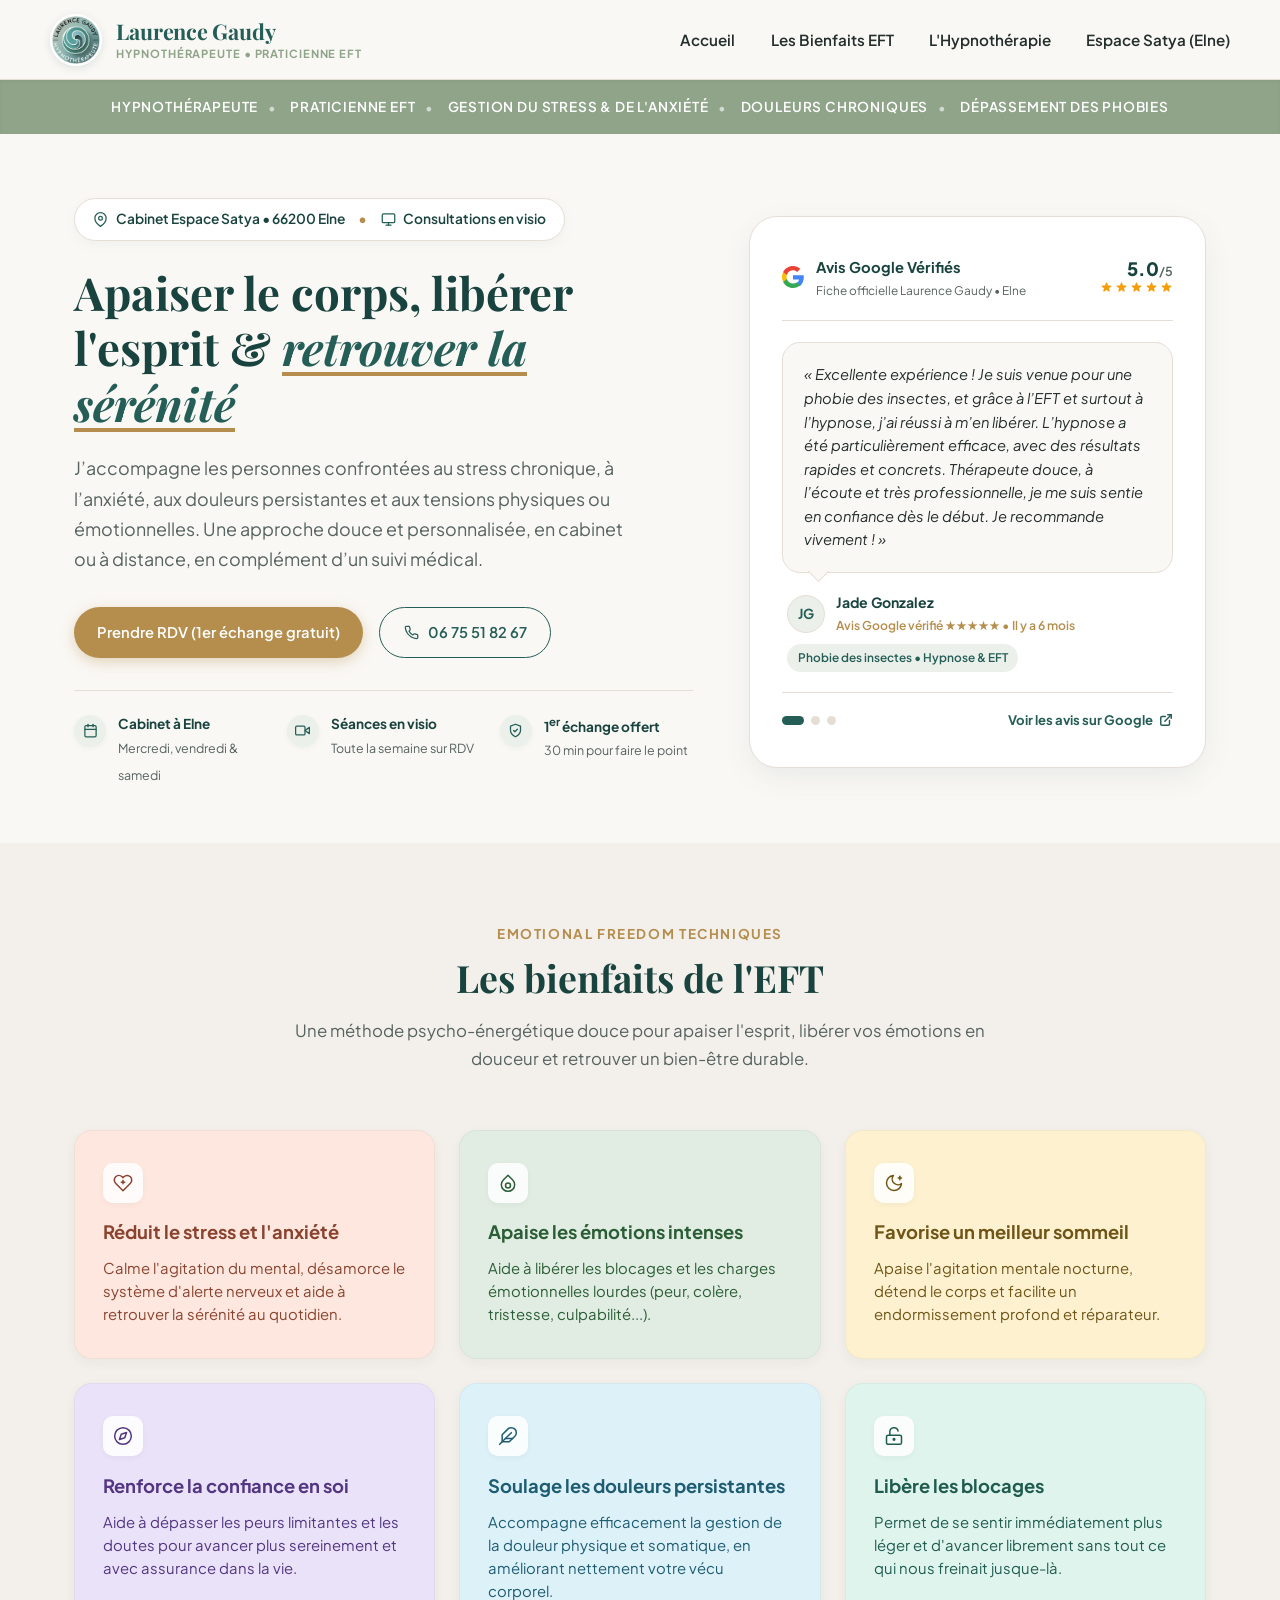
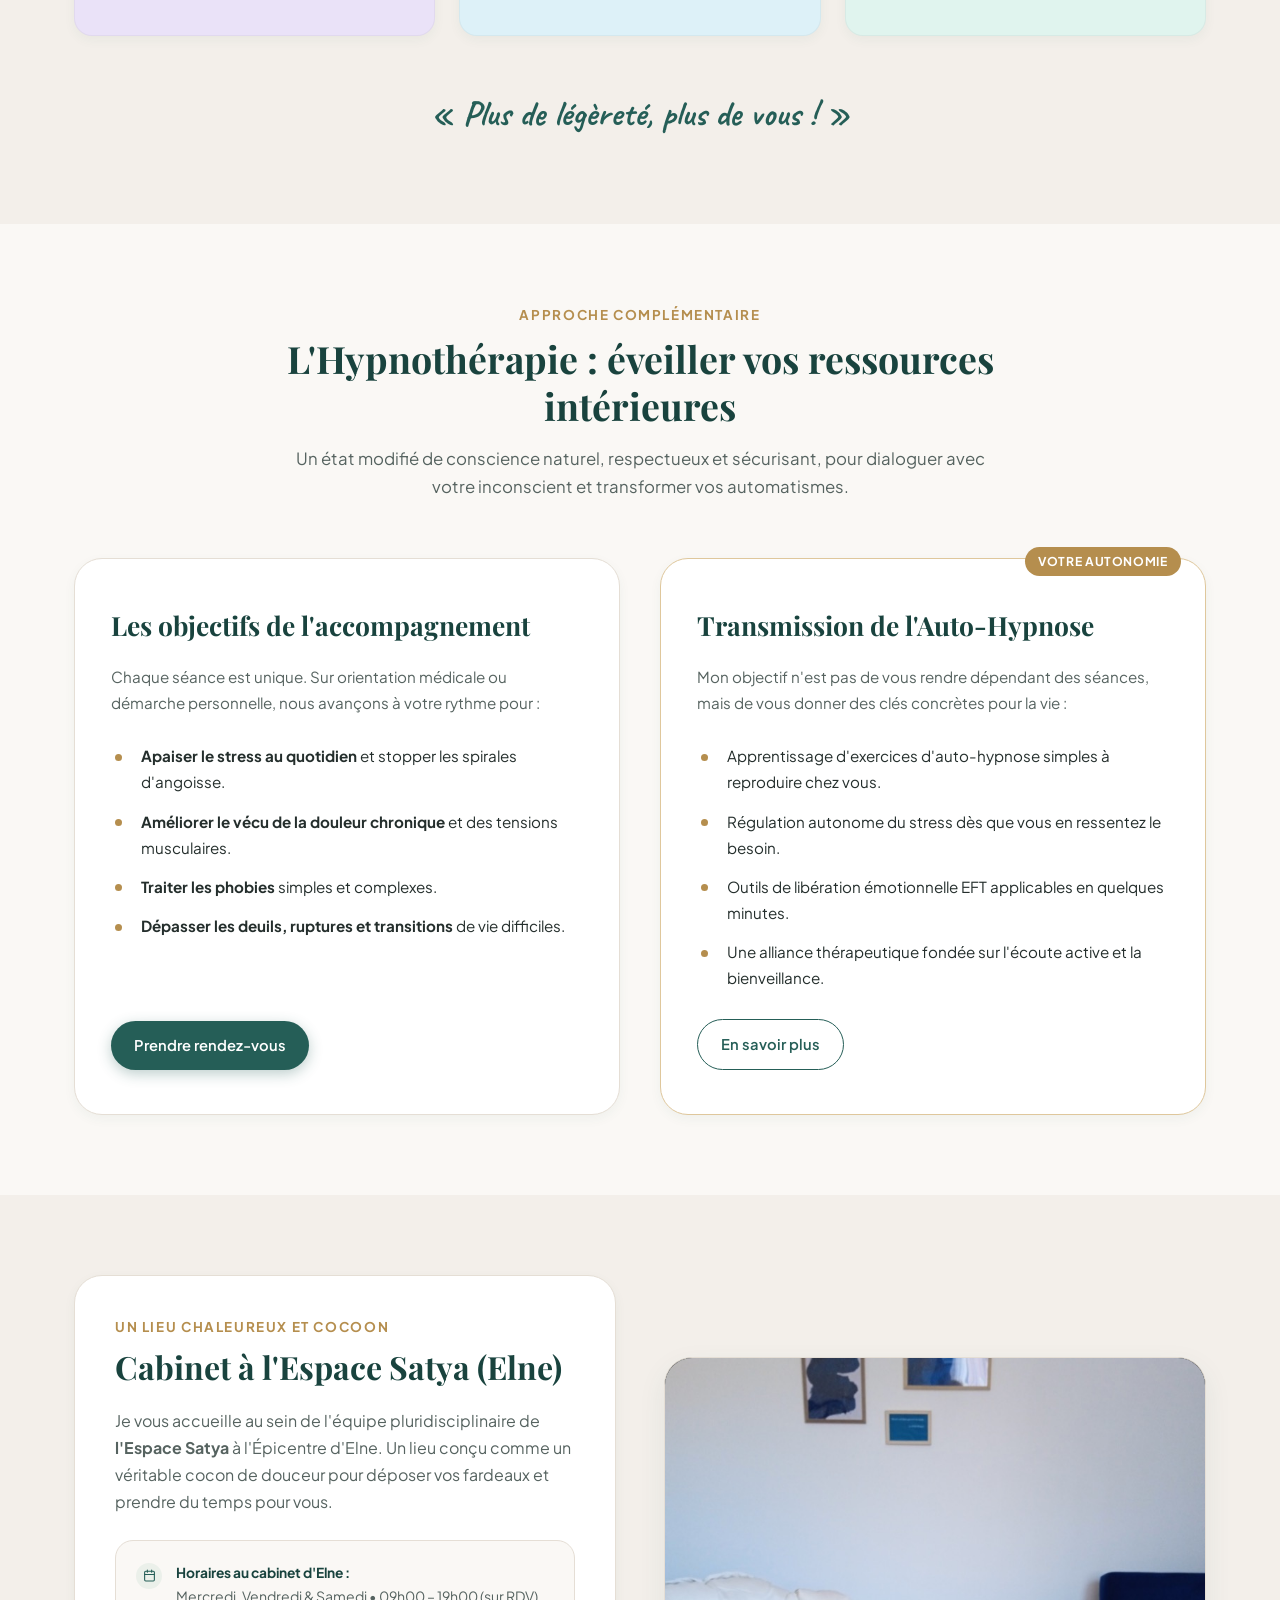
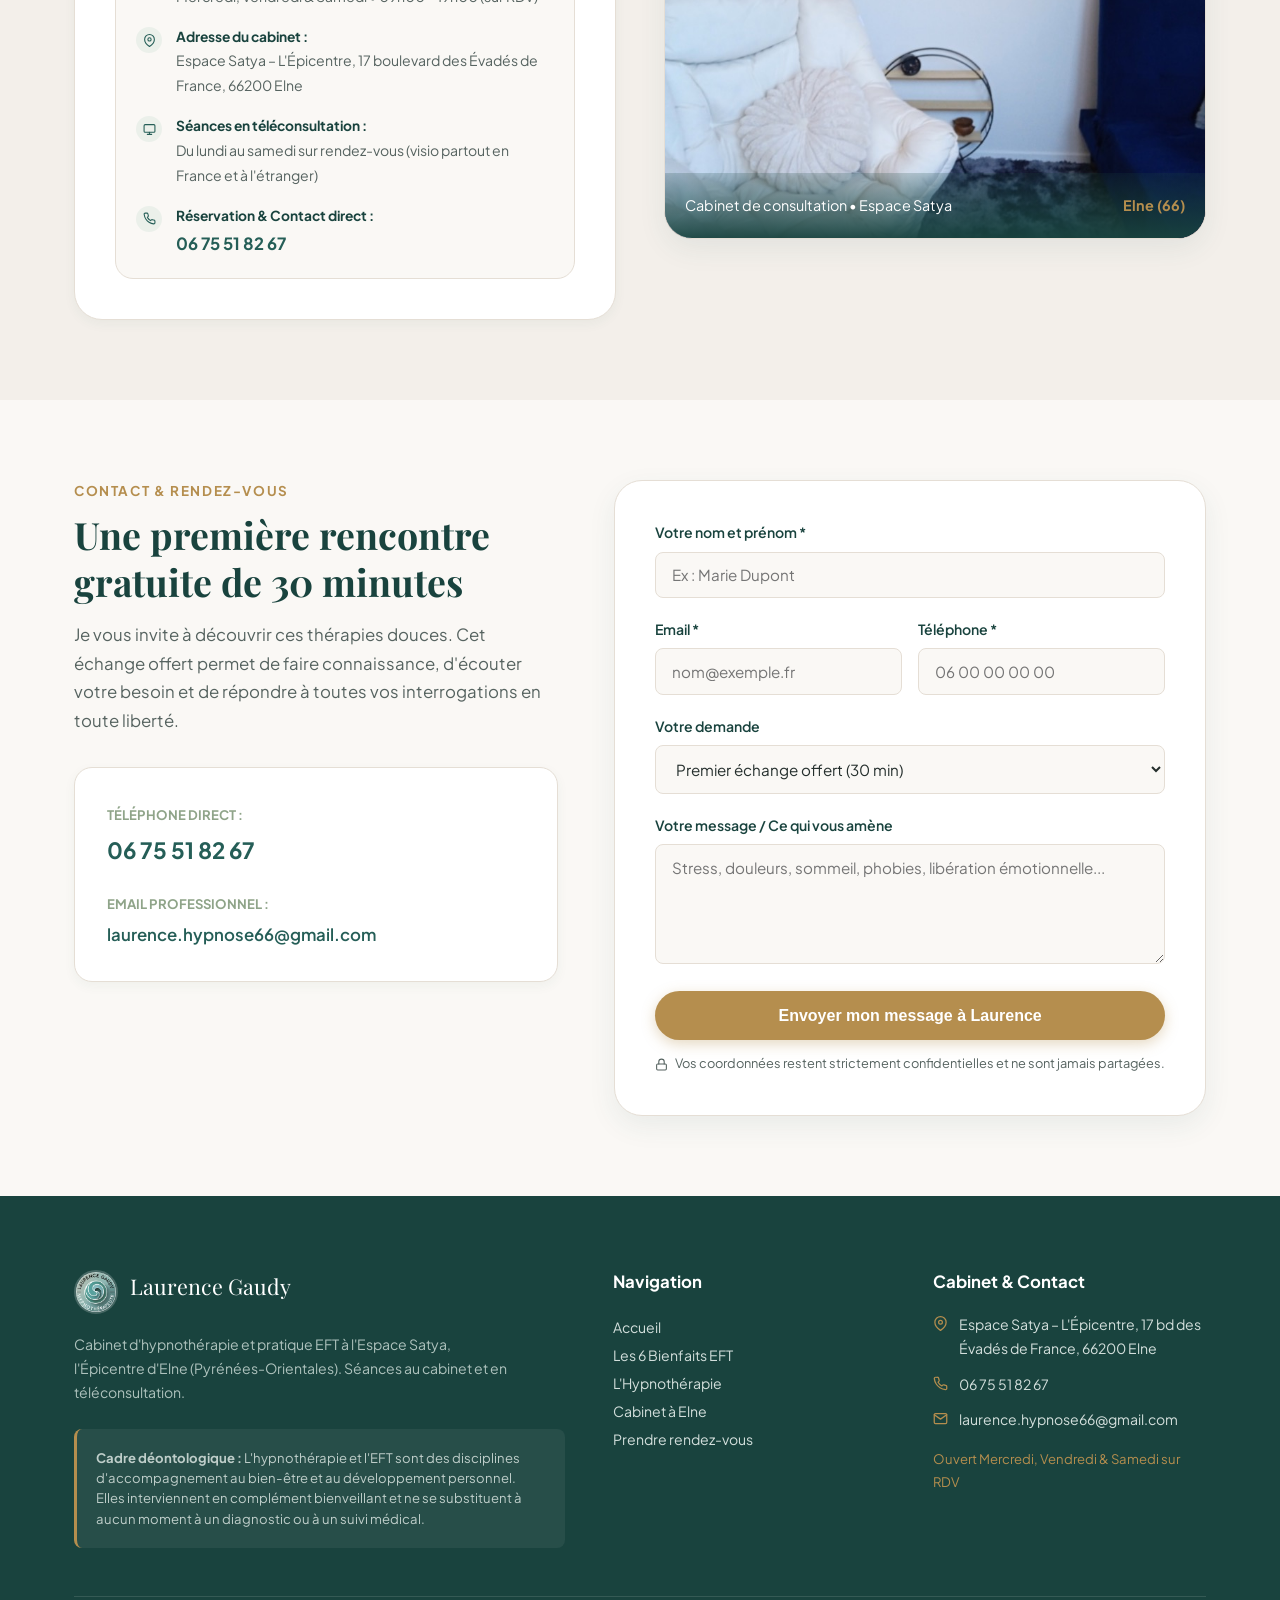
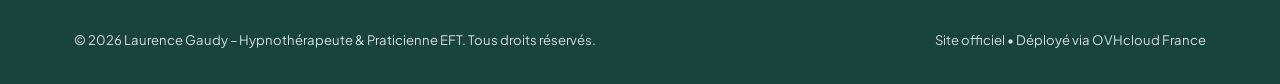
<file: index.html>
<!DOCTYPE html>
<html lang="fr">
<head>
  <meta charset="UTF-8">
  <meta name="viewport" content="width=device-width, initial-scale=1.0">
  
  <!-- SEO & Titre officiel -->
  <title>Laurence Gaudy | Hypnothérapeute & Praticienne EFT à Elne (66)</title>
  <meta name="description" content="Cabinet d'hypnothérapie & EFT à Elne (66) et en visio. Gestion du stress chronique, des douleurs persistantes, de l'anxiété et phobies. 1er échange offert (30 min).">
  <meta name="keywords" content="Laurence Gaudy, hypnothérapeute Elne, hypnose Elne 66, praticienne EFT Pyrénées-Orientales, gestion du stress Elne, gestion douleurs chroniques, Espace Satya Elne, hypnose Perpignan, phobies hypnose 66">
  <meta name="author" content="Laurence Gaudy">
  <meta name="robots" content="index, follow, max-image-preview:large, max-snippet:-1, max-video-preview:-1">
  <link rel="canonical" href="https://hypnose66.fr/">

  <!-- Balises Géolocalisation SEO Local (Elne - Pyrénées-Orientales) -->
  <meta name="geo.region" content="FR-66">
  <meta name="geo.placename" content="Elne">
  <meta name="geo.position" content="42.5997;2.9715">
  <meta name="ICBM" content="42.5997, 2.9715">

  <!-- OpenGraph Réseaux Sociaux (Facebook, LinkedIn, WhatsApp) -->
  <meta property="og:type" content="website">
  <meta property="og:locale" content="fr_FR">
  <meta property="og:site_name" content="Laurence Gaudy Hypnothérapeute & Praticienne EFT">
  <meta property="og:url" content="https://hypnose66.fr/">
  <meta property="og:title" content="Laurence Gaudy | Hypnothérapeute & Praticienne EFT à Elne (66)">
  <meta property="og:description" content="Cabinet d'hypnothérapie et EFT à l'Espace Satya d'Elne (66) et à distance. Accompagnement bienveillant : stress, douleurs chroniques, anxiété et phobies.">
  <meta property="og:image" content="https://hypnose66.fr/images/banner.png">
  <meta property="og:image:secure_url" content="https://hypnose66.fr/images/banner.png">
  <meta property="og:image:type" content="image/png">
  <meta property="og:image:width" content="1640">
  <meta property="og:image:height" content="924">
  <meta property="og:image:alt" content="Bannière officielle du Cabinet Laurence Gaudy Hypnothérapie et EFT">

  <!-- Twitter Card -->
  <meta name="twitter:card" content="summary_large_image">
  <meta name="twitter:title" content="Laurence Gaudy | Hypnothérapeute & Praticienne EFT à Elne (66)">
  <meta name="twitter:description" content="Cabinet d'hypnose et EFT à l'Espace Satya d'Elne (66) et téléconsultation. 1er échange offert (30 min).">
  <meta name="twitter:image" content="https://hypnose66.fr/images/banner.png">

  <!-- Favicons -->
  <link rel="icon" type="image/png" href="images/logo.png">
  <link rel="apple-touch-icon" href="images/logo.png">

  <!-- Polices : Playfair Display (Serif élégant), Plus Jakarta Sans (Corps), Caveat (Écriture manuscrite authentique) -->
  <link rel="preconnect" href="https://fonts.googleapis.com">
  <link rel="preconnect" href="https://fonts.gstatic.com" crossorigin>
  <link href="https://fonts.googleapis.com/css2?family=Caveat:wght@600;700&family=Playfair+Display:ital,wght@0,600;0,700;1,400&family=Plus+Jakarta+Sans:wght@400;500;600;700&display=swap" rel="stylesheet">

  <link rel="stylesheet" href="css/style.css?v=2.7">

  <!-- Données structurées SEO Local enrichies (Schema.org) -->
  <script type="application/ld+json">
  {
    "@context": "https://schema.org",
    "@graph": [
      {
        "@type": "HealthAndBeautyBusiness",
        "@id": "https://hypnose66.fr/#business",
        "name": "Laurence Gaudy – Hypnothérapeute & Praticienne EFT",
        "url": "https://hypnose66.fr/",
        "logo": "https://hypnose66.fr/images/logo.png",
        "image": "https://hypnose66.fr/images/banner.png",
        "description": "Cabinet d'hypnothérapie et pratique EFT à l'Espace Satya d'Elne (Pyrénées-Orientales) et téléconsultation. Accompagnement bienveillant pour la gestion du stress, des douleurs chroniques, de l'anxiété et des phobies.",
        "telephone": "+33675518267",
        "email": "laurence.hypnose66@gmail.com",
        "priceRange": "€€",
        "currenciesAccepted": "EUR",
        "paymentAccepted": "Espèces, Chèque, Virement",
        "address": {
          "@type": "PostalAddress",
          "streetAddress": "Espace Satya – L'Épicentre, 17 boulevard des Évadés de France",
          "addressLocality": "Elne",
          "postalCode": "66200",
          "addressRegion": "Pyrénées-Orientales",
          "addressCountry": "FR"
        },
        "geo": {
          "@type": "GeoCoordinates",
          "latitude": 42.5997,
          "longitude": 2.9715
        },
        "openingHoursSpecification": [
          {
            "@type": "OpeningHoursSpecification",
            "dayOfWeek": ["Wednesday", "Friday", "Saturday"],
            "opens": "09:00",
            "closes": "19:00"
          }
        ],
        "areaServed": [
          {
            "@type": "AdministrativeArea",
            "name": "Pyrénées-Orientales"
          },
          {
            "@type": "City",
            "name": "Elne"
          },
          {
            "@type": "City",
            "name": "Perpignan"
          },
          {
            "@type": "Country",
            "name": "France"
          }
        ],
        "aggregateRating": {
          "@type": "AggregateRating",
          "ratingValue": "5.0",
          "reviewCount": "3",
          "bestRating": "5",
          "worstRating": "1"
        },
        "review": [
          {
            "@type": "Review",
            "author": {
              "@type": "Person",
              "name": "Jade Gonzalez"
            },
            "datePublished": "2026-05-10",
            "reviewBody": "Excellente expérience ! Je suis venue pour une phobie des insectes, et grâce à l’EFT et surtout à l’hypnose, j’ai réussi à m’en libérer. L’hypnose a été particulièrement efficace, avec des résultats rapides et concrets. Thérapeute douce, à l’écoute et très professionnelle, je me suis sentie en confiance dès le début. Je recommande vivement !",
            "reviewRating": {
              "@type": "Rating",
              "ratingValue": "5",
              "bestRating": "5"
            }
          },
          {
            "@type": "Review",
            "author": {
              "@type": "Person",
              "name": "CrJ RmR"
            },
            "datePublished": "2026-05-10",
            "reviewBody": "Très bonne expérience ! J’ai consulté pour du stress et de l’anxiété, et les séances en EFT m’ont vraiment aidé. Thérapeute à l’écoute, douce et professionnelle, on se sent rapidement en confiance. J’ai constaté une réelle amélioration dès les premières séances. Je recommande sans hésiter !",
            "reviewRating": {
              "@type": "Rating",
              "ratingValue": "5",
              "bestRating": "5"
            }
          },
          {
            "@type": "Review",
            "author": {
              "@type": "Person",
              "name": "Frederique"
            },
            "datePublished": "2026-05-10",
            "reviewBody": "J’ai consulté cette hypnothérapeute dans le cadre d’une phobie très handicapante des rats, avec une approche combinant hypnose et méthode EFT. Dès les premières séances, je me suis sentie écoutée, en confiance et jamais jugée. La praticienne a su identifier les mécanismes de ma peur et m’accompagner progressivement pour diminuer l’anxiété liée à cette phobie. Les exercices EFT étaient simples à reproduire chez moi et m’ont beaucoup aidée à mieux gérer mes réactions au quotidien. Après plusieurs séances, j’ai constaté une réelle évolution : moins de stress, moins de réactions de panique et surtout le sentiment de reprendre le contrôle. Le travail s’est fait en douceur, avec bienveillance et professionnalisme.",
            "reviewRating": {
              "@type": "Rating",
              "ratingValue": "5",
              "bestRating": "5"
            }
          }
        ],
        "hasOfferCatalog": {
          "@type": "OfferCatalog",
          "name": "Prestations d'accompagnement",
          "itemListElement": [
            {
              "@type": "Offer",
              "itemOffered": {
                "@type": "Service",
                "name": "Premier échange découverte offert (30 min)",
                "description": "Entretien téléphonique ou visio de 30 minutes sans engagement pour faire le point sur vos besoins."
              },
              "price": "0",
              "priceCurrency": "EUR"
            },
            {
              "@type": "Offer",
              "itemOffered": {
                "@type": "Service",
                "name": "Séance d'Hypnothérapie & Auto-Hypnose",
                "description": "Accompagnement personnalisé en cabinet à Elne ou en téléconsultation pour le stress chronique, l'anxiété, les phobies et les douleurs persistantes."
              }
            },
            {
              "@type": "Offer",
              "itemOffered": {
                "@type": "Service",
                "name": "Séance d'Emotional Freedom Techniques (EFT)",
                "description": "Pratique psycho-énergétique douce pour apaiser les blocages émotionnels, les peurs et le stress."
              }
            }
          ]
        }
      },
      {
        "@type": "WebSite",
        "@id": "https://hypnose66.fr/#website",
        "url": "https://hypnose66.fr/",
        "name": "Laurence Gaudy | Hypnothérapeute & Praticienne EFT à Elne (66)",
        "publisher": {
          "@id": "https://hypnose66.fr/#business"
        },
        "inLanguage": "fr-FR"
      }
    ]
  }
  </script>
</head>
<body>

  <!-- ========================================================================
       Barre de navigation
       ======================================================================== -->
  <header class="header">
    <div class="container nav-wrap">
      <a href="#" class="brand-identity" aria-label="Retour à l'accueil">
        <img src="images/logo.png" alt="Logo Laurence Gaudy Hypnothérapeute" class="brand-logo-img" width="52" height="52">
        <div class="brand-text">
          <span class="brand-title">Laurence Gaudy</span>
          <span class="brand-sub">HYPNOTHÉRAPEUTE • PRATICIENNE EFT</span>
        </div>
      </a>

      <button class="nav-toggle" aria-label="Ouvrir le menu" aria-expanded="false">
        <svg width="24" height="24" viewBox="0 0 24 24" fill="none" stroke="currentColor" stroke-width="2.2" stroke-linecap="round" stroke-linejoin="round" aria-hidden="true" style="width: 24px; height: 24px;"><line x1="3" y1="6" x2="21" y2="6"></line><line x1="3" y1="12" x2="21" y2="12"></line><line x1="3" y1="18" x2="21" y2="18"></line></svg>
      </button>

      <ul class="nav-menu">
        <li><a href="#accueil" class="nav-link">Accueil</a></li>
        <li><a href="#bienfaits-eft" class="nav-link">Les Bienfaits EFT</a></li>
        <li><a href="#hypnotherapie" class="nav-link">L'Hypnothérapie</a></li>
        <li><a href="#cabinet" class="nav-link">Espace Satya (Elne)</a></li>
      </ul>
    </div>
  </header>

  <!-- ========================================================================
       Bandeau Officiel (Reprise de la bannière Facebook)
       ======================================================================== -->
  <div class="fb-style-banner">
    <div class="container fb-banner-content">
      <span>Hypnothérapeute</span>
      <span>Praticienne EFT</span>
      <span>Gestion du stress & de l'anxiété</span>
      <span>Douleurs chroniques</span>
      <span>Dépassement des phobies</span>
    </div>
  </div>

  <!-- ========================================================================
       Hero Section
       ======================================================================== -->
  <section id="accueil" class="hero">
    <div class="container hero-grid">
      <div>
        <div class="hero-location-bar">
          <span class="location-item">
            <svg class="icon-svg" viewBox="0 0 24 24" fill="none" stroke="currentColor" stroke-width="2" stroke-linecap="round" stroke-linejoin="round" aria-hidden="true"><path d="M21 10c0 7-9 13-9 13s-9-6-9-13a9 9 0 0 1 18 0z"></path><circle cx="12" cy="10" r="3"></circle></svg>
            <span>Cabinet Espace Satya • 66200 Elne</span>
          </span>
          <span class="location-sep">•</span>
          <span class="location-item">
            <svg class="icon-svg" viewBox="0 0 24 24" fill="none" stroke="currentColor" stroke-width="2" stroke-linecap="round" stroke-linejoin="round" aria-hidden="true"><rect x="2" y="3" width="20" height="14" rx="2" ry="2"></rect><line x1="8" y1="21" x2="16" y2="21"></line><line x1="12" y1="17" x2="12" y2="21"></line></svg>
            <span>Consultations en visio</span>
          </span>
        </div>
        <h1 class="hero-title">
          Apaiser le corps, libérer l'esprit & <span>retrouver la sérénité</span>
        </h1>
        <p class="hero-lead">
          J’accompagne les personnes confrontées au stress chronique, à l’anxiété, aux douleurs persistantes et aux tensions physiques ou émotionnelles. Une approche douce et personnalisée, en cabinet ou à distance, en complément d’un suivi médical.
        </p>

        <div class="hero-cta-group">
          <a href="#contact" class="btn btn-gold">Prendre RDV (1er échange gratuit)</a>
          <a href="tel:0675518267" class="btn btn-outline-teal">
            <svg class="icon-svg" viewBox="0 0 24 24" fill="none" stroke="currentColor" stroke-width="2" stroke-linecap="round" stroke-linejoin="round" aria-hidden="true"><path d="M22 16.92v3a2 2 0 0 1-2.18 2 19.79 19.79 0 0 1-8.63-3.07 19.5 19.5 0 0 1-6-6 19.79 19.79 0 0 1-3.07-8.67A2 2 0 0 1 4.11 2h3a2 2 0 0 1 2 1.72 12.84 12.84 0 0 0 .7 2.81 2 2 0 0 1-.45 2.11L8.09 9.91a16 16 0 0 0 6 6l1.27-1.27a2 2 0 0 1 2.11-.45 12.84 12.84 0 0 0 2.81.7A2 2 0 0 1 22 16.92z"></path></svg>
            <span>06 75 51 82 67</span>
          </a>
        </div>

        <div class="hero-reassurance-grid">
          <div class="reassurance-item">
            <div class="reassurance-icon">
              <svg class="icon-svg" viewBox="0 0 24 24" fill="none" stroke="currentColor" stroke-width="2" stroke-linecap="round" stroke-linejoin="round" aria-hidden="true"><rect x="3" y="4" width="18" height="18" rx="2" ry="2"></rect><line x1="16" y1="2" x2="16" y2="6"></line><line x1="8" y1="2" x2="8" y2="6"></line><line x1="3" y1="10" x2="21" y2="10"></line></svg>
            </div>
            <div class="reassurance-text">
              <strong>Cabinet à Elne</strong>
              <span>Mercredi, vendredi & samedi</span>
            </div>
          </div>
          <div class="reassurance-item">
            <div class="reassurance-icon">
              <svg class="icon-svg" viewBox="0 0 24 24" fill="none" stroke="currentColor" stroke-width="2" stroke-linecap="round" stroke-linejoin="round" aria-hidden="true"><path d="M23 7l-7 5 7 5V7z"></path><rect x="1" y="5" width="15" height="14" rx="2" ry="2"></rect></svg>
            </div>
            <div class="reassurance-text">
              <strong>Séances en visio</strong>
              <span>Toute la semaine sur RDV</span>
            </div>
          </div>
          <div class="reassurance-item">
            <div class="reassurance-icon">
              <svg class="icon-svg" viewBox="0 0 24 24" fill="none" stroke="currentColor" stroke-width="2" stroke-linecap="round" stroke-linejoin="round" aria-hidden="true"><path d="M12 22s8-4 8-10V5l-8-3-8 3v7c0 6 8 10 8 10z"></path><path d="m9 12 2 2 4-4"></path></svg>
            </div>
            <div class="reassurance-text">
              <strong>1<sup>er</sup> échange offert</strong>
              <span>30 min pour faire le point</span>
            </div>
          </div>
        </div>
      </div>

      <!-- Carte Avis Clients Google Vérifiés (Fiche officielle Laurence Gaudy) -->
      <div class="hero-reviews-card">
        <div class="reviews-header-badge">
          <div class="google-brand">
            <svg class="google-logo-svg" viewBox="0 0 24 24" aria-hidden="true">
              <path fill="#4285F4" d="M23.745 12.27c0-.7-.06-1.4-.19-2.07H12v4.51h6.6c-.29 1.52-1.14 2.82-2.4 3.68v3.05h3.88c2.27-2.09 3.665-5.17 3.665-9.17z"/>
              <path fill="#34A853" d="M12 24c3.24 0 5.95-1.08 7.93-2.91l-3.88-3.05c-1.08.72-2.45 1.16-4.05 1.16-3.12 0-5.77-2.1-6.72-4.93H1.25v3.15C3.26 21.36 7.33 24 12 24z"/>
              <path fill="#FBBC05" d="M5.28 14.27c-.25-.72-.38-1.49-.38-2.27s.13-1.55.38-2.27V6.58H1.25C.45 8.18 0 10.04 0 12s.45 3.82 1.25 5.42l4.03-3.15z"/>
              <path fill="#EA4335" d="M12 4.75c1.77 0 3.35.61 4.6 1.8l3.42-3.42C17.95 1.19 15.24 0 12 0 7.33 0 3.26 2.64 1.25 6.58l4.03 3.15c.95-2.83 3.6-4.98 6.72-4.98z"/>
            </svg>
            <div>
              <span class="google-brand-title">Avis Google Vérifiés</span>
              <span class="google-brand-sub">Fiche officielle Laurence Gaudy • Elne</span>
            </div>
          </div>
          <div class="google-score-box">
            <div class="google-score-num">5.0<span>/5</span></div>
            <div class="stars-row" aria-label="Note maximale : 5 sur 5 étoiles">
              <svg class="star-svg" viewBox="0 0 20 20" fill="currentColor"><path d="M9.049 2.927c.3-.921 1.603-.921 1.902 0l1.07 3.292a1 1 0 00.95.69h3.462c.969 0 1.371 1.24.588 1.81l-2.8 2.034a1 1 0 00-.364 1.118l1.07 3.292c.3.921-.755 1.688-1.54 1.118l-2.8-2.034a1 1 0 00-1.175 0l-2.8 2.034c-.784.57-1.838-.197-1.539-1.118l1.07-3.292a1 1 0 00-.364-1.118L2.98 8.72c-.783-.57-.38-1.81.588-1.81h3.461a1 1 0 00.951-.69l1.07-3.292z"/></svg>
              <svg class="star-svg" viewBox="0 0 20 20" fill="currentColor"><path d="M9.049 2.927c.3-.921 1.603-.921 1.902 0l1.07 3.292a1 1 0 00.95.69h3.462c.969 0 1.371 1.24.588 1.81l-2.8 2.034a1 1 0 00-.364 1.118l1.07 3.292c.3.921-.755 1.688-1.54 1.118l-2.8-2.034a1 1 0 00-1.175 0l-2.8 2.034c-.784.57-1.838-.197-1.539-1.118l1.07-3.292a1 1 0 00-.364-1.118L2.98 8.72c-.783-.57-.38-1.81.588-1.81h3.461a1 1 0 00.951-.69l1.07-3.292z"/></svg>
              <svg class="star-svg" viewBox="0 0 20 20" fill="currentColor"><path d="M9.049 2.927c.3-.921 1.603-.921 1.902 0l1.07 3.292a1 1 0 00.95.69h3.462c.969 0 1.371 1.24.588 1.81l-2.8 2.034a1 1 0 00-.364 1.118l1.07 3.292c.3.921-.755 1.688-1.54 1.118l-2.8-2.034a1 1 0 00-1.175 0l-2.8 2.034c-.784.57-1.838-.197-1.539-1.118l1.07-3.292a1 1 0 00-.364-1.118L2.98 8.72c-.783-.57-.38-1.81.588-1.81h3.461a1 1 0 00.951-.69l1.07-3.292z"/></svg>
              <svg class="star-svg" viewBox="0 0 20 20" fill="currentColor"><path d="M9.049 2.927c.3-.921 1.603-.921 1.902 0l1.07 3.292a1 1 0 00.95.69h3.462c.969 0 1.371 1.24.588 1.81l-2.8 2.034a1 1 0 00-.364 1.118l1.07 3.292c.3.921-.755 1.688-1.54 1.118l-2.8-2.034a1 1 0 00-1.175 0l-2.8 2.034c-.784.57-1.838-.197-1.539-1.118l1.07-3.292a1 1 0 00-.364-1.118L2.98 8.72c-.783-.57-.38-1.81.588-1.81h3.461a1 1 0 00.951-.69l1.07-3.292z"/></svg>
              <svg class="star-svg" viewBox="0 0 20 20" fill="currentColor"><path d="M9.049 2.927c.3-.921 1.603-.921 1.902 0l1.07 3.292a1 1 0 00.95.69h3.462c.969 0 1.371 1.24.588 1.81l-2.8 2.034a1 1 0 00-.364 1.118l1.07 3.292c.3.921-.755 1.688-1.54 1.118l-2.8-2.034a1 1 0 00-1.175 0l-2.8 2.034c-.784.57-1.838-.197-1.539-1.118l1.07-3.292a1 1 0 00-.364-1.118L2.98 8.72c-.783-.57-.38-1.81.588-1.81h3.461a1 1 0 00.951-.69l1.07-3.292z"/></svg>
            </div>
          </div>
        </div>

        <div class="review-slider" id="reviewSlider">
          <!-- Avis 1 : Jade Gonzalez (Avis Google officiel) -->
          <div class="review-slide active" data-index="0">
            <div class="review-bubble">
              <p class="review-quote-text">
                « Excellente expérience ! Je suis venue pour une phobie des insectes, et grâce à l’EFT et surtout à l’hypnose, j’ai réussi à m’en libérer. L’hypnose a été particulièrement efficace, avec des résultats rapides et concrets. Thérapeute douce, à l’écoute et très professionnelle, je me suis sentie en confiance dès le début. Je recommande vivement ! »
              </p>
            </div>
            <div class="review-author-row">
              <div class="review-author-info">
                <div class="review-author-avatar">JG</div>
                <div>
                  <div class="review-author-name">Jade Gonzalez</div>
                  <span class="review-author-badge">Avis Google vérifié ★★★★★ • Il y a 6 mois</span>
                </div>
              </div>
              <span class="review-topic-tag">Phobie des insectes • Hypnose & EFT</span>
            </div>
          </div>

          <!-- Avis 2 : CrJ RmR (Local Guide Google) -->
          <div class="review-slide" data-index="1">
            <div class="review-bubble">
              <p class="review-quote-text">
                « Très bonne expérience ! J’ai consulté pour du stress et de l’anxiété, et les séances en EFT m’ont vraiment aidé. Thérapeute à l’écoute, douce et professionnelle, on se sent rapidement en confiance. J’ai constaté une réelle amélioration dès les premières séances. Je recommande sans hésiter ! »
              </p>
            </div>
            <div class="review-author-row">
              <div class="review-author-info">
                <div class="review-author-avatar">CR</div>
                <div>
                  <div class="review-author-name">CrJ RmR</div>
                  <span class="review-author-badge">Local Guide (Niveau 5) • Il y a 6 mois</span>
                </div>
              </div>
              <span class="review-topic-tag">Stress & Anxiété • Séances EFT</span>
            </div>
          </div>

          <!-- Avis 3 : Frederique (Avis Google officiel) -->
          <div class="review-slide" data-index="2">
            <div class="review-bubble">
              <div class="review-quote-text">
                <p>« J’ai consulté cette hypnothérapeute dans le cadre d’une phobie très handicapante des rats, avec une approche combinant hypnose et méthode EFT. Dès les premières séances, je me suis sentie écoutée, en confiance et jamais jugée.</p>
                <p>La praticienne a su identifier les mécanismes de ma peur et m’accompagner progressivement pour diminuer l’anxiété liée à cette phobie. Les exercices EFT étaient simples à reproduire chez moi et m’ont beaucoup aidée à mieux gérer mes réactions au quotidien.</p>
                <p>Après plusieurs séances, j’ai constaté une réelle évolution : moins de stress, moins de réactions de panique et surtout le sentiment de reprendre le contrôle. Le travail s’est fait en douceur, avec bienveillance et professionnalisme. Je recommande vivement cette approche ! »</p>
              </div>
            </div>
            <div class="review-author-row">
              <div class="review-author-info">
                <div class="review-author-avatar">F</div>
                <div>
                  <div class="review-author-name">Frederique</div>
                  <span class="review-author-badge">Avis Google vérifié ★★★★★ • Il y a 6 mois</span>
                </div>
              </div>
              <span class="review-topic-tag">Phobie & Gestion de l'anxiété</span>
            </div>
          </div>
        </div>

        <div class="reviews-nav-footer">
          <div class="review-dots" id="reviewDots" aria-label="Contrôles du carrousel d'avis">
            <button class="review-dot active" data-slide="0" aria-label="Consulter l'avis 1 sur 3"></button>
            <button class="review-dot" data-slide="1" aria-label="Consulter l'avis 2 sur 3"></button>
            <button class="review-dot" data-slide="2" aria-label="Consulter l'avis 3 sur 3"></button>
          </div>
          <a href="https://www.google.com/search?q=Laurence+Gaudy+Elne+avis" target="_blank" rel="noopener noreferrer" class="google-cta-link" title="Consulter la fiche Google officielle">
            <span>Voir les avis sur Google</span>
            <svg width="14" height="14" viewBox="0 0 24 24" fill="none" stroke="currentColor" stroke-width="2.5" stroke-linecap="round" stroke-linejoin="round" aria-hidden="true"><path d="M18 13v6a2 2 0 0 1-2 2H5a2 2 0 0 1-2-2V8a2 2 0 0 1 2-2h6"></path><polyline points="15 3 21 3 21 9"></polyline><line x1="10" y1="14" x2="21" y2="3"></line></svg>
          </a>
        </div>
      </div>
    </div>
  </section>

  <!-- ========================================================================
       Section : Les 6 Bienfaits de l'EFT (Fidèle à l'infographie officielle)
       ======================================================================== -->
  <section id="bienfaits-eft" class="section section-bg-soft">
    <div class="container">
      <div class="section-header">
        <div class="section-kicker">Emotional Freedom Techniques</div>
        <h2 class="section-title-large">Les bienfaits de l'EFT</h2>
        <p class="section-subtitle">
          Une méthode psycho-énergétique douce pour apaiser l'esprit, libérer vos émotions en douceur et retrouver un bien-être durable.
        </p>
      </div>

      <div class="eft-grid">
        <!-- Bulle 1 : Stress & Anxiété (Pêche poudré) -->
        <div class="eft-card card-stress">
          <div class="eft-icon-wrapper">
            <svg class="eft-icon-svg" viewBox="0 0 24 24" aria-hidden="true">
              <path d="M20.84 4.61a5.5 5.5 0 0 0-7.78 0L12 5.67l-1.06-1.06a5.5 5.5 0 0 0-7.78 7.78l1.06 1.06L12 21.23l7.78-7.78 1.06-1.06a5.5 5.5 0 0 0 0-7.78z"></path>
              <path d="M12 9v4"></path>
              <path d="M10 11h4"></path>
            </svg>
          </div>
          <h3>Réduit le stress et l'anxiété</h3>
          <p>Calme l'agitation du mental, désamorce le système d'alerte nerveux et aide à retrouver la sérénité au quotidien.</p>
        </div>

        <!-- Bulle 2 : Émotions intenses (Vert amande) -->
        <div class="eft-card card-emotion">
          <div class="eft-icon-wrapper">
            <svg class="eft-icon-svg" viewBox="0 0 24 24" aria-hidden="true">
              <path d="M12 2.69l5.66 5.66a8 8 0 1 1-11.31 0z"></path>
              <path d="M12 12a3 3 0 0 0 0 6 3 3 0 0 0 0-6z"></path>
            </svg>
          </div>
          <h3>Apaise les émotions intenses</h3>
          <p>Aide à libérer les blocages et les charges émotionnelles lourdes (peur, colère, tristesse, culpabilité...).</p>
        </div>

        <!-- Bulle 3 : Sommeil (Jaune soleil) -->
        <div class="eft-card card-sleep">
          <div class="eft-icon-wrapper">
            <svg class="eft-icon-svg" viewBox="0 0 24 24" aria-hidden="true">
              <path d="M21 12.79A9 9 0 1 1 11.21 3 7 7 0 0 0 21 12.79z"></path>
              <path d="M19 4v4"></path>
              <path d="M21 6h-4"></path>
            </svg>
          </div>
          <h3>Favorise un meilleur sommeil</h3>
          <p>Apaise l'agitation mentale nocturne, détend le corps et facilite un endormissement profond et réparateur.</p>
        </div>

        <!-- Bulle 4 : Confiance en soi (Lilas / Lavande) -->
        <div class="eft-card card-confidence">
          <div class="eft-icon-wrapper">
            <svg class="eft-icon-svg" viewBox="0 0 24 24" aria-hidden="true">
              <circle cx="12" cy="12" r="10"></circle>
              <polygon points="16.24 7.76 14.12 14.12 7.76 16.24 9.88 9.88 16.24 7.76"></polygon>
            </svg>
          </div>
          <h3>Renforce la confiance en soi</h3>
          <p>Aide à dépasser les peurs limitantes et les doutes pour avancer plus sereinement et avec assurance dans la vie.</p>
        </div>

        <!-- Bulle 5 : Soulage les douleurs (Bleu ciel) -->
        <div class="eft-card card-pain">
          <div class="eft-icon-wrapper">
            <svg class="eft-icon-svg" viewBox="0 0 24 24" aria-hidden="true">
              <path d="M20.24 12.24a6 6 0 0 0-8.49-8.49L5 10.5V19h8.5z"></path>
              <line x1="16" y1="8" x2="2" y2="22"></line>
              <line x1="17.5" y1="15" x2="9" y2="15"></line>
            </svg>
          </div>
          <h3>Soulage les douleurs persistantes</h3>
          <p>Accompagne efficacement la gestion de la douleur physique et somatique, en améliorant nettement votre vécu corporel.</p>
        </div>

        <!-- Bulle 6 : Libère les blocages (Vert menthe d'eau) -->
        <div class="eft-card card-freedom">
          <div class="eft-icon-wrapper">
            <svg class="eft-icon-svg" viewBox="0 0 24 24" aria-hidden="true">
              <rect x="3" y="11" width="18" height="11" rx="2" ry="2"></rect>
              <path d="M7 11V7a5 5 0 0 1 9.9-1"></path>
              <circle cx="12" cy="16" r="1"></circle>
            </svg>
          </div>
          <h3>Libère les blocages</h3>
          <p>Permet de se sentir immédiatement plus léger et d'avancer librement sans tout ce qui nous freinait jusque-là.</p>
        </div>
      </div>

      <div class="eft-footer-quote">
        <span class="eft-footer-text">« Plus de légèreté, plus de vous ! »</span>
      </div>
    </div>
  </section>

  <!-- ========================================================================
       Section : Hypnothérapie & Démarche
       ======================================================================== -->
  <section id="hypnotherapie" class="section">
    <div class="container">
      <div class="section-header">
        <div class="section-kicker">Approche Complémentaire</div>
        <h2 class="section-title-large">L'Hypnothérapie : éveiller vos ressources intérieures</h2>
        <p class="section-subtitle">
          Un état modifié de conscience naturel, respectueux et sécurisant, pour dialoguer avec votre inconscient et transformer vos automatismes.
        </p>
      </div>

      <div class="methods-split">
        <div class="method-card-box">
          <div>
            <h3>Les objectifs de l'accompagnement</h3>
            <p style="color: var(--text-muted); font-size: 0.95rem;">
              Chaque séance est unique. Sur orientation médicale ou démarche personnelle, nous avançons à votre rythme pour :
            </p>
            <ul class="method-bullet-list">
              <li><strong>Apaiser le stress au quotidien</strong> et stopper les spirales d'angoisse.</li>
              <li><strong>Améliorer le vécu de la douleur chronique</strong> et des tensions musculaires.</li>
              <li><strong>Traiter les phobies</strong> simples et complexes.</li>
              <li><strong>Dépasser les deuils, ruptures et transitions</strong> de vie difficiles.</li>
            </ul>
          </div>
          <a href="#contact" class="btn btn-teal" style="align-self: flex-start;">Prendre rendez-vous</a>
        </div>

        <div class="method-card-box highlight">
          <span class="badge-featured">Votre autonomie</span>
          <div>
            <h3>Transmission de l'Auto-Hypnose</h3>
            <p style="color: var(--text-muted); font-size: 0.95rem;">
              Mon objectif n'est pas de vous rendre dépendant des séances, mais de vous donner des clés concrètes pour la vie :
            </p>
            <ul class="method-bullet-list">
              <li>Apprentissage d'exercices d'auto-hypnose simples à reproduire chez vous.</li>
              <li>Régulation autonome du stress dès que vous en ressentez le besoin.</li>
              <li>Outils de libération émotionnelle EFT applicables en quelques minutes.</li>
              <li>Une alliance thérapeutique fondée sur l'écoute active et la bienveillance.</li>
            </ul>
          </div>
          <a href="#contact" class="btn btn-outline-teal" style="align-self: flex-start;">En savoir plus</a>
        </div>
      </div>
    </div>
  </section>

  <!-- ========================================================================
       Section : Le Cabinet à l'Épicentre d'Elne
       ======================================================================== -->
  <section id="cabinet" class="section section-bg-soft">
    <div class="container cabinet-section-grid">
      <div class="cabinet-text">
        <div class="section-kicker">Un lieu chaleureux et cocoon</div>
        <h2 class="section-title-large" style="font-size: 2rem; margin-bottom: 1.25rem;">
          Cabinet à l'Espace Satya (Elne)
        </h2>
        <p style="color: var(--text-muted); margin-bottom: 1.25rem;">
          Je vous accueille au sein de l'équipe pluridisciplinaire de <strong>l'Espace Satya</strong> à l'Épicentre d'Elne. Un lieu conçu comme un véritable cocon de douceur pour déposer vos fardeaux et prendre du temps pour vous.
        </p>

        <div class="cabinet-details-box">
          <div class="cabinet-detail-row">
            <div class="detail-icon-circle">
              <svg class="icon-svg" viewBox="0 0 24 24" fill="none" stroke="currentColor" stroke-width="2" stroke-linecap="round" stroke-linejoin="round" aria-hidden="true"><rect x="3" y="4" width="18" height="18" rx="2" ry="2"></rect><line x1="16" y1="2" x2="16" y2="6"></line><line x1="8" y1="2" x2="8" y2="6"></line><line x1="3" y1="10" x2="21" y2="10"></line></svg>
            </div>
            <div>
              <strong>Horaires au cabinet d'Elne :</strong>
              <span>Mercredi, Vendredi & Samedi • 09h00 – 19h00 (sur RDV)</span>
            </div>
          </div>

          <div class="cabinet-detail-row">
            <div class="detail-icon-circle">
              <svg class="icon-svg" viewBox="0 0 24 24" fill="none" stroke="currentColor" stroke-width="2" stroke-linecap="round" stroke-linejoin="round" aria-hidden="true"><path d="M21 10c0 7-9 13-9 13s-9-6-9-13a9 9 0 0 1 18 0z"></path><circle cx="12" cy="10" r="3"></circle></svg>
            </div>
            <div>
              <strong>Adresse du cabinet :</strong>
              <span>Espace Satya – L'Épicentre, 17 boulevard des Évadés de France, 66200 Elne</span>
            </div>
          </div>

          <div class="cabinet-detail-row">
            <div class="detail-icon-circle">
              <svg class="icon-svg" viewBox="0 0 24 24" fill="none" stroke="currentColor" stroke-width="2" stroke-linecap="round" stroke-linejoin="round" aria-hidden="true"><rect x="2" y="3" width="20" height="14" rx="2" ry="2"></rect><line x1="8" y1="21" x2="16" y2="21"></line><line x1="12" y1="17" x2="12" y2="21"></line></svg>
            </div>
            <div>
              <strong>Séances en téléconsultation :</strong>
              <span>Du lundi au samedi sur rendez-vous (visio partout en France et à l'étranger)</span>
            </div>
          </div>

          <div class="cabinet-detail-row">
            <div class="detail-icon-circle">
              <svg class="icon-svg" viewBox="0 0 24 24" fill="none" stroke="currentColor" stroke-width="2" stroke-linecap="round" stroke-linejoin="round" aria-hidden="true"><path d="M22 16.92v3a2 2 0 0 1-2.18 2 19.79 19.79 0 0 1-8.63-3.07 19.5 19.5 0 0 1-6-6 19.79 19.79 0 0 1-3.07-8.67A2 2 0 0 1 4.11 2h3a2 2 0 0 1 2 1.72 12.84 12.84 0 0 0 .7 2.81 2 2 0 0 1-.45 2.11L8.09 9.91a16 16 0 0 0 6 6l1.27-1.27a2 2 0 0 1 2.11-.45 12.84 12.84 0 0 0 2.81.7A2 2 0 0 1 22 16.92z"></path></svg>
            </div>
            <div>
              <strong>Réservation & Contact direct :</strong>
              <a href="tel:0675518267" class="cabinet-phone-link">06 75 51 82 67</a>
            </div>
          </div>
        </div>
      </div>

      <div class="cabinet-plaque-card">
        <img src="images/cabinet-espace-satya.jpg" alt="Cabinet chaleureux de consultation de Laurence Gaudy à l'Espace Satya d'Elne" class="cabinet-plaque-img" width="768" height="1024" loading="lazy">
        <div class="cabinet-plaque-caption">
          <span>Cabinet de consultation • Espace Satya</span>
          <span style="color: var(--brand-gold); font-weight: 700;">Elne (66)</span>
        </div>
      </div>
    </div>
  </section>

  <!-- ========================================================================
       Section : Contact & Échange Découverte 30 min
       ======================================================================== -->
  <section id="contact" class="section">
    <div class="container contact-layout">
      <div>
        <div class="section-kicker">Contact & Rendez-vous</div>
        <h2 class="section-title-large">Une première rencontre gratuite de 30 minutes</h2>
        <p class="section-subtitle" style="margin-bottom: 2rem;">
          Je vous invite à découvrir ces thérapies douces. Cet échange offert permet de faire connaissance, d'écouter votre besoin et de répondre à toutes vos interrogations en toute liberté.
        </p>

        <div style="background: var(--bg-card); padding: 2rem; border-radius: var(--radius-md); border: 1px solid var(--border-soft); box-shadow: var(--shadow-sm); margin-bottom: 2rem;">
          <div style="margin-bottom: 1.25rem;">
            <span style="font-size: 0.82rem; font-weight: 700; color: var(--brand-sage); text-transform: uppercase;">Téléphone direct :</span>
            <div style="margin-top: 0.25rem;">
              <a href="tel:0675518267" style="font-size: 1.4rem; font-weight: 700; color: var(--brand-teal);">06 75 51 82 67</a>
            </div>
          </div>

          <div>
            <span style="font-size: 0.82rem; font-weight: 700; color: var(--brand-sage); text-transform: uppercase;">Email professionnel :</span>
            <div style="margin-top: 0.25rem;">
              <a href="mailto:laurence.hypnose66@gmail.com" style="font-size: 1.05rem; font-weight: 600; color: var(--brand-teal);">laurence.hypnose66@gmail.com</a>
            </div>
          </div>
        </div>
      </div>

      <div class="contact-card">
        <form id="contactForm" action="https://formsubmit.co/laurence.hypnose66@gmail.com" method="POST">
          <input type="hidden" name="_subject" value="Nouveau contact depuis le site hypnose66.fr">
          <input type="hidden" name="_captcha" value="false">
          <input type="hidden" name="_template" value="table">

          <div class="hidden-trap">
            <label for="website_trap">Ne pas remplir :</label>
            <input type="text" id="website_trap" name="website_trap">
          </div>

          <div class="form-group">
            <label for="name" class="form-label">Votre nom et prénom *</label>
            <input type="text" id="name" name="nom" class="form-input" required placeholder="Ex : Marie Dupont">
          </div>

          <div class="form-group" style="display: grid; grid-template-columns: 1fr 1fr; gap: 1rem;">
            <div>
              <label for="email" class="form-label">Email *</label>
              <input type="email" id="email" name="email" class="form-input" required placeholder="nom@exemple.fr">
            </div>
            <div>
              <label for="phone" class="form-label">Téléphone *</label>
              <input type="tel" id="phone" name="telephone" class="form-input" required placeholder="06 00 00 00 00">
            </div>
          </div>

          <div class="form-group">
            <label for="consultType" class="form-label">Votre demande</label>
            <select id="consultType" name="demande" class="form-input">
              <option value="Premier échange gratuit (30 min)">Premier échange offert (30 min)</option>
              <option value="Séance au cabinet à Elne">Séance au cabinet (Espace Satya, Elne)</option>
              <option value="Séance en téléconsultation (visio)">Séance en téléconsultation (Visio)</option>
              <option value="Demande d'information">Simple demande de renseignements</option>
            </select>
          </div>

          <div class="form-group">
            <label for="message" class="form-label">Votre message / Ce qui vous amène</label>
            <textarea id="message" name="message" class="form-input" placeholder="Stress, douleurs, sommeil, phobies, libération émotionnelle..."></textarea>
          </div>

          <div id="formFeedback" style="display: none;" class="form-feedback"></div>

          <button type="submit" class="btn btn-gold" style="width: 100%; font-size: 1rem; padding: 0.95rem;">
            Envoyer mon message à Laurence
          </button>
          <p class="privacy-note">
            <svg class="icon-svg icon-sm" viewBox="0 0 24 24" fill="none" stroke="currentColor" stroke-width="2" stroke-linecap="round" stroke-linejoin="round" aria-hidden="true"><rect x="3" y="11" width="18" height="11" rx="2" ry="2"></rect><path d="M7 11V7a5 5 0 0 1 10 0v4"></path></svg>
            <span>Vos coordonnées restent strictement confidentielles et ne sont jamais partagées.</span>
          </p>
        </form>
      </div>
    </div>
  </section>

  <!-- ========================================================================
       Pied de page
       ======================================================================== -->
  <footer class="footer">
    <div class="container">
      <div class="footer-columns">
        <div>
          <div style="display: flex; align-items: center; gap: 0.75rem; margin-bottom: 1rem;">
            <img src="images/logo.png" alt="Logo officiel Laurence Gaudy" width="44" height="44" loading="lazy" style="width: 44px; height: 44px; border-radius: 50%; border: 2px solid rgba(255,255,255,0.2);">
            <div class="footer-brand-title">Laurence Gaudy</div>
          </div>
          <p style="font-size: 0.88rem; color: #AEC2BD; max-width: 440px;">
            Cabinet d'hypnothérapie et pratique EFT à l'Espace Satya, l'Épicentre d'Elne (Pyrénées-Orientales). Séances au cabinet et en téléconsultation.
          </p>
          <div class="footer-notice">
            <strong>Cadre déontologique :</strong> L'hypnothérapie et l'EFT sont des disciplines d'accompagnement au bien-être et au développement personnel. Elles interviennent en complément bienveillant et ne se substituent à aucun moment à un diagnostic ou à un suivi médical.
          </div>
        </div>

        <div>
          <h4 style="color: #fff; font-size: 1.05rem; margin-bottom: 1rem;">Navigation</h4>
          <ul style="list-style: none; font-size: 0.88rem; line-height: 2;">
            <li><a href="#accueil">Accueil</a></li>
            <li><a href="#bienfaits-eft">Les 6 Bienfaits EFT</a></li>
            <li><a href="#hypnotherapie">L'Hypnothérapie</a></li>
            <li><a href="#cabinet">Cabinet à Elne</a></li>
            <li><a href="#contact">Prendre rendez-vous</a></li>
          </ul>
        </div>

        <div>
          <h4 style="color: #fff; font-size: 1.05rem; margin-bottom: 1rem;">Cabinet & Contact</h4>
          <p class="footer-contact-item">
            <svg class="icon-svg" viewBox="0 0 24 24" fill="none" stroke="currentColor" stroke-width="2" stroke-linecap="round" stroke-linejoin="round" aria-hidden="true"><path d="M21 10c0 7-9 13-9 13s-9-6-9-13a9 9 0 0 1 18 0z"></path><circle cx="12" cy="10" r="3"></circle></svg>
            <span>Espace Satya – L'Épicentre, 17 bd des Évadés de France, 66200 Elne</span>
          </p>
          <p class="footer-contact-item">
            <svg class="icon-svg" viewBox="0 0 24 24" fill="none" stroke="currentColor" stroke-width="2" stroke-linecap="round" stroke-linejoin="round" aria-hidden="true"><path d="M22 16.92v3a2 2 0 0 1-2.18 2 19.79 19.79 0 0 1-8.63-3.07 19.5 19.5 0 0 1-6-6 19.79 19.79 0 0 1-3.07-8.67A2 2 0 0 1 4.11 2h3a2 2 0 0 1 2 1.72 12.84 12.84 0 0 0 .7 2.81 2 2 0 0 1-.45 2.11L8.09 9.91a16 16 0 0 0 6 6l1.27-1.27a2 2 0 0 1 2.11-.45 12.84 12.84 0 0 0 2.81.7A2 2 0 0 1 22 16.92z"></path></svg>
            <a href="tel:0675518267">06 75 51 82 67</a>
          </p>
          <p class="footer-contact-item">
            <svg class="icon-svg" viewBox="0 0 24 24" fill="none" stroke="currentColor" stroke-width="2" stroke-linecap="round" stroke-linejoin="round" aria-hidden="true"><path d="M4 4h16c1.1 0 2 .9 2 2v12c0 1.1-.9 2-2 2H4c-1.1 0-2-.9-2-2V6c0-1.1.9-2 2-2z"></path><polyline points="22,6 12,13 2,6"></polyline></svg>
            <a href="mailto:laurence.hypnose66@gmail.com">laurence.hypnose66@gmail.com</a>
          </p>
          <p style="margin-top: 1rem; font-size: 0.82rem; color: var(--brand-gold);">Ouvert Mercredi, Vendredi & Samedi sur RDV</p>
        </div>
      </div>

      <div class="footer-bottom">
        <div>
          © 2026 Laurence Gaudy – Hypnothérapeute & Praticienne EFT. Tous droits réservés.
        </div>
        <div>
          Site officiel • Déployé via OVHcloud France
        </div>
      </div>
    </div>
  </footer>

  <script src="js/main.js?v=2.8"></script>
</body>
</html>
</file>
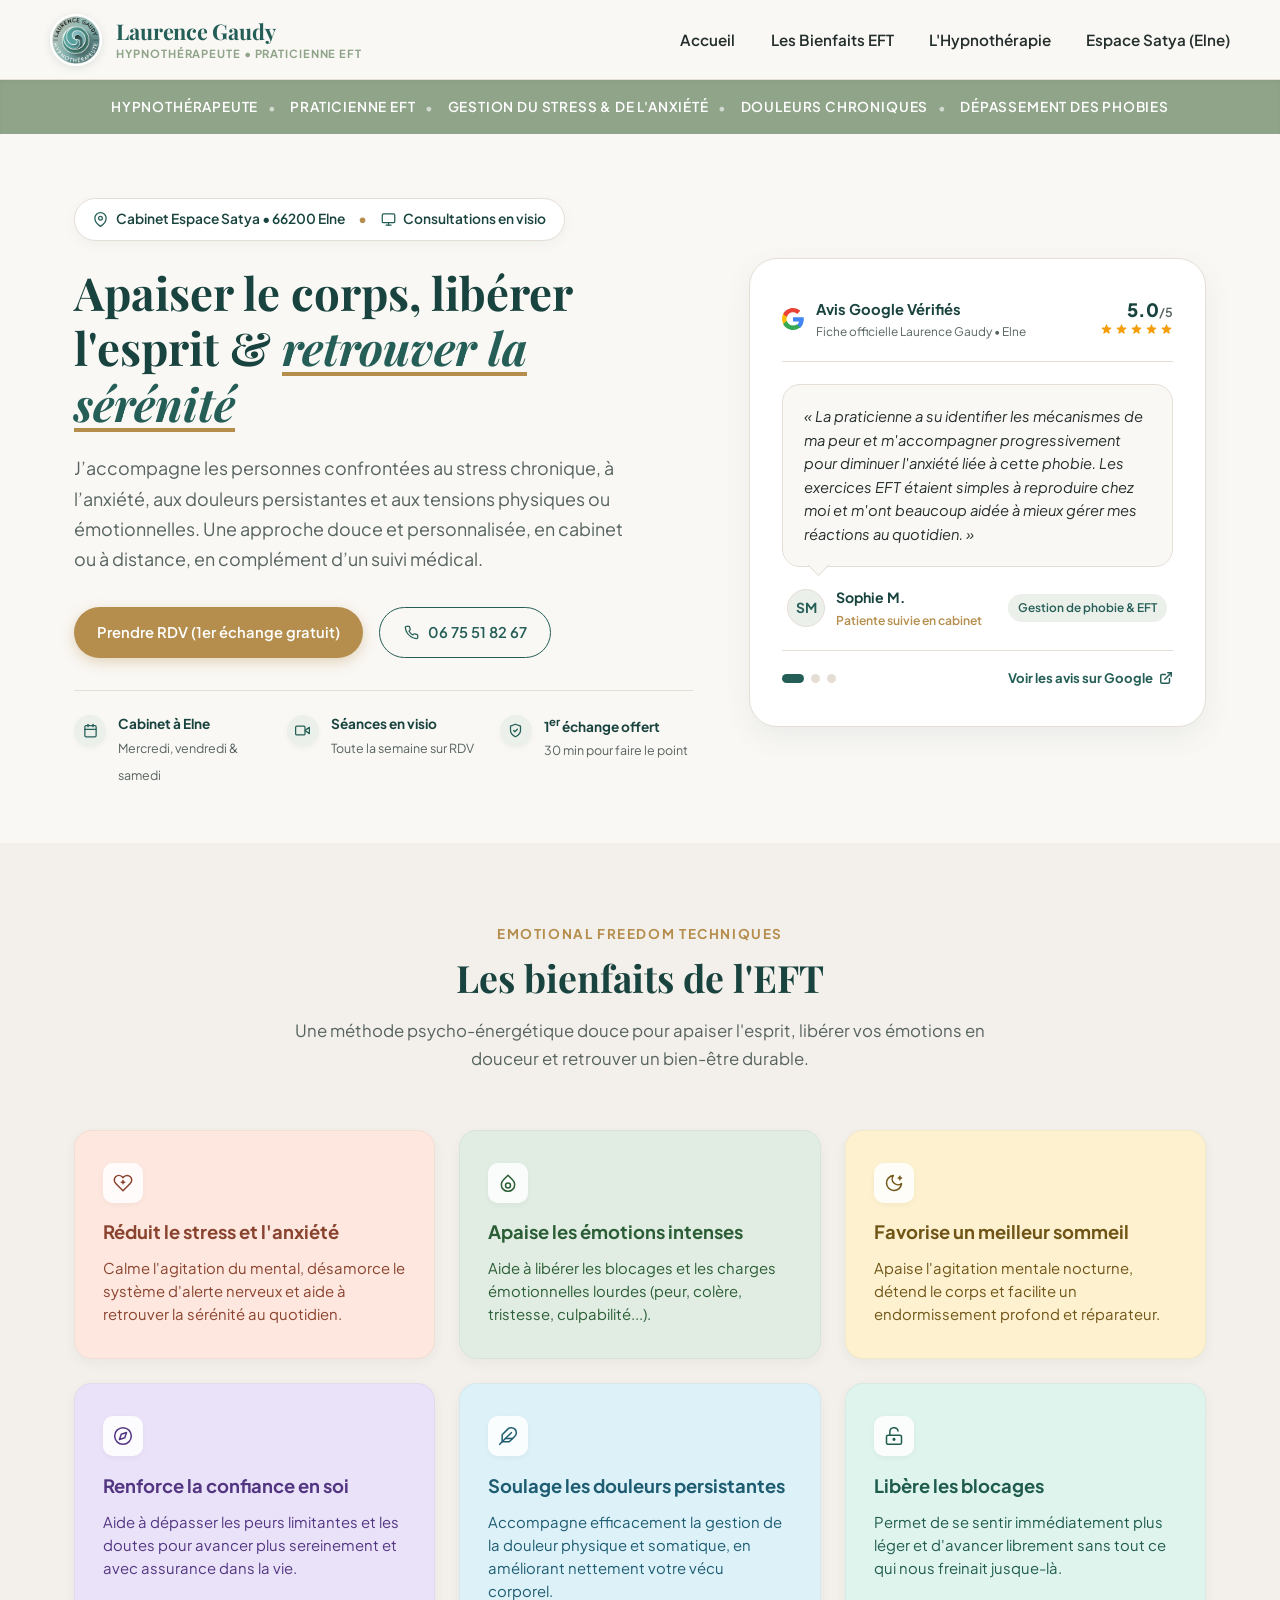
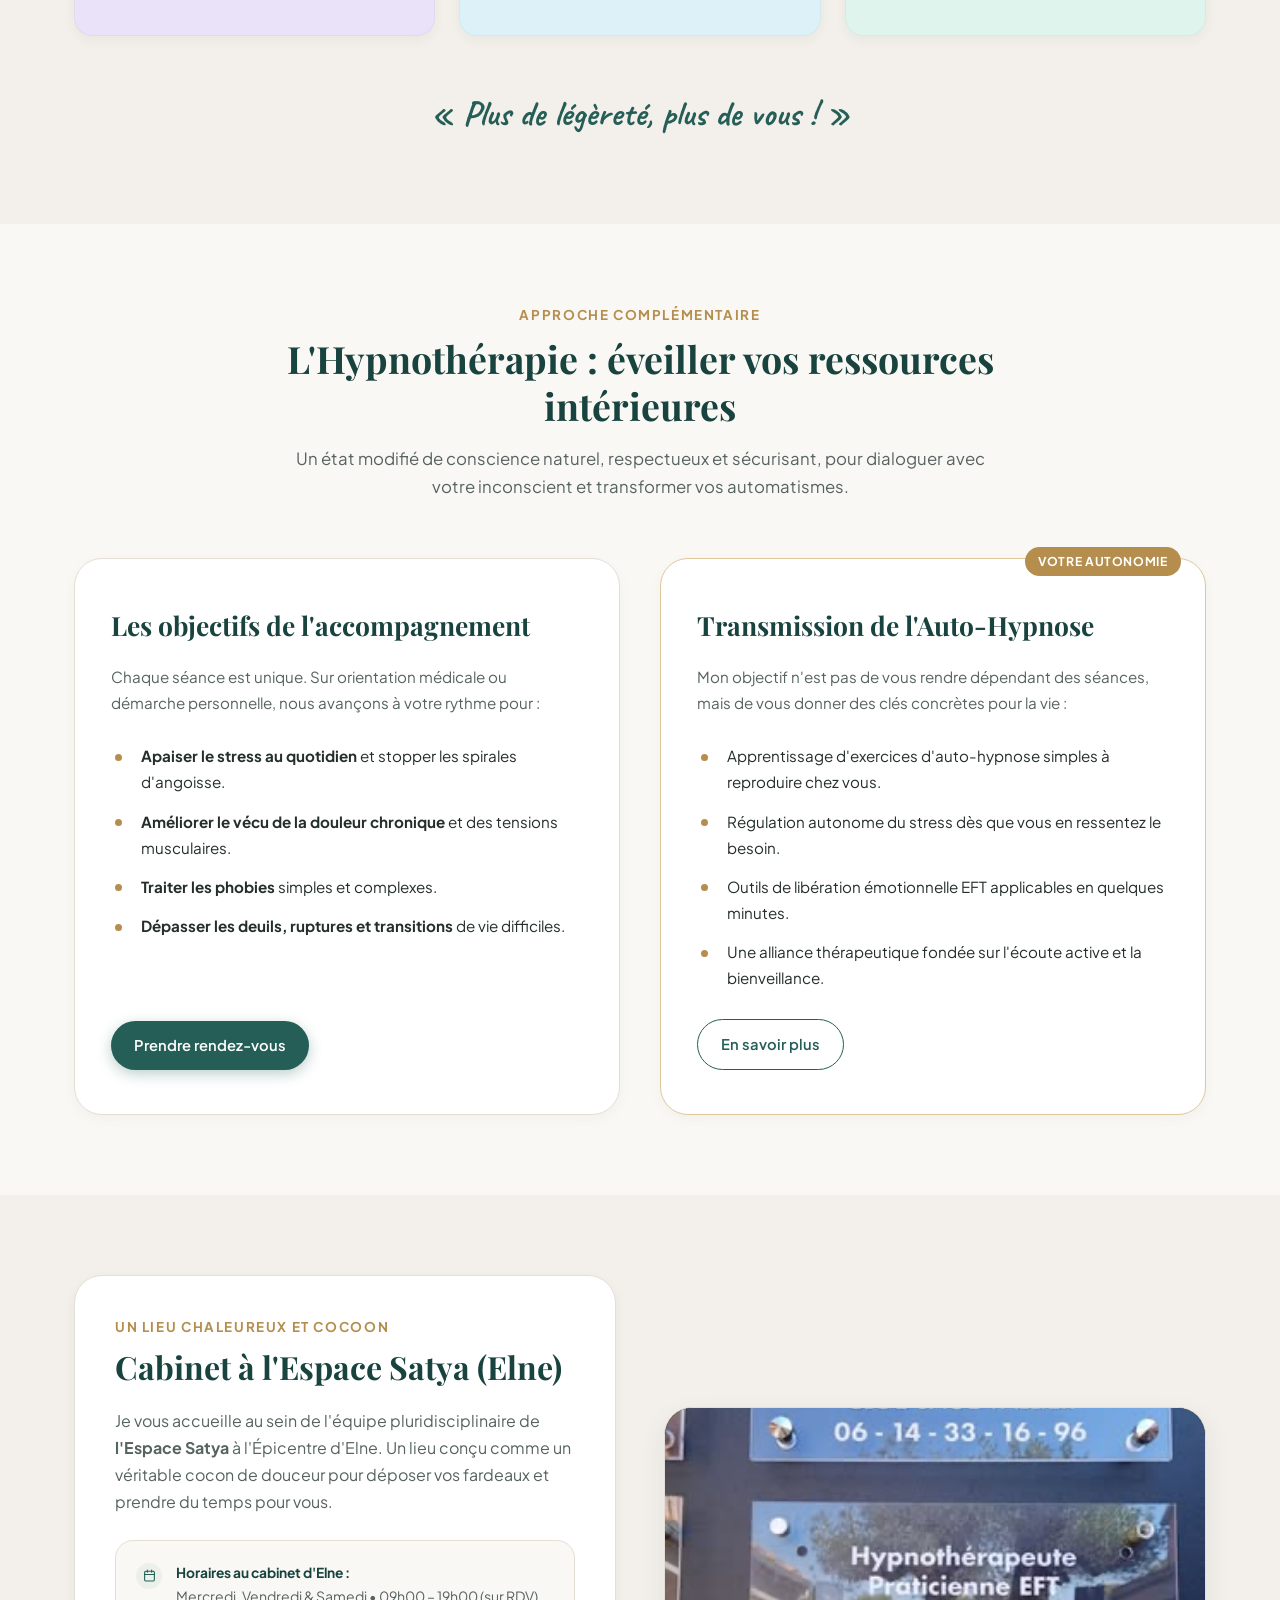
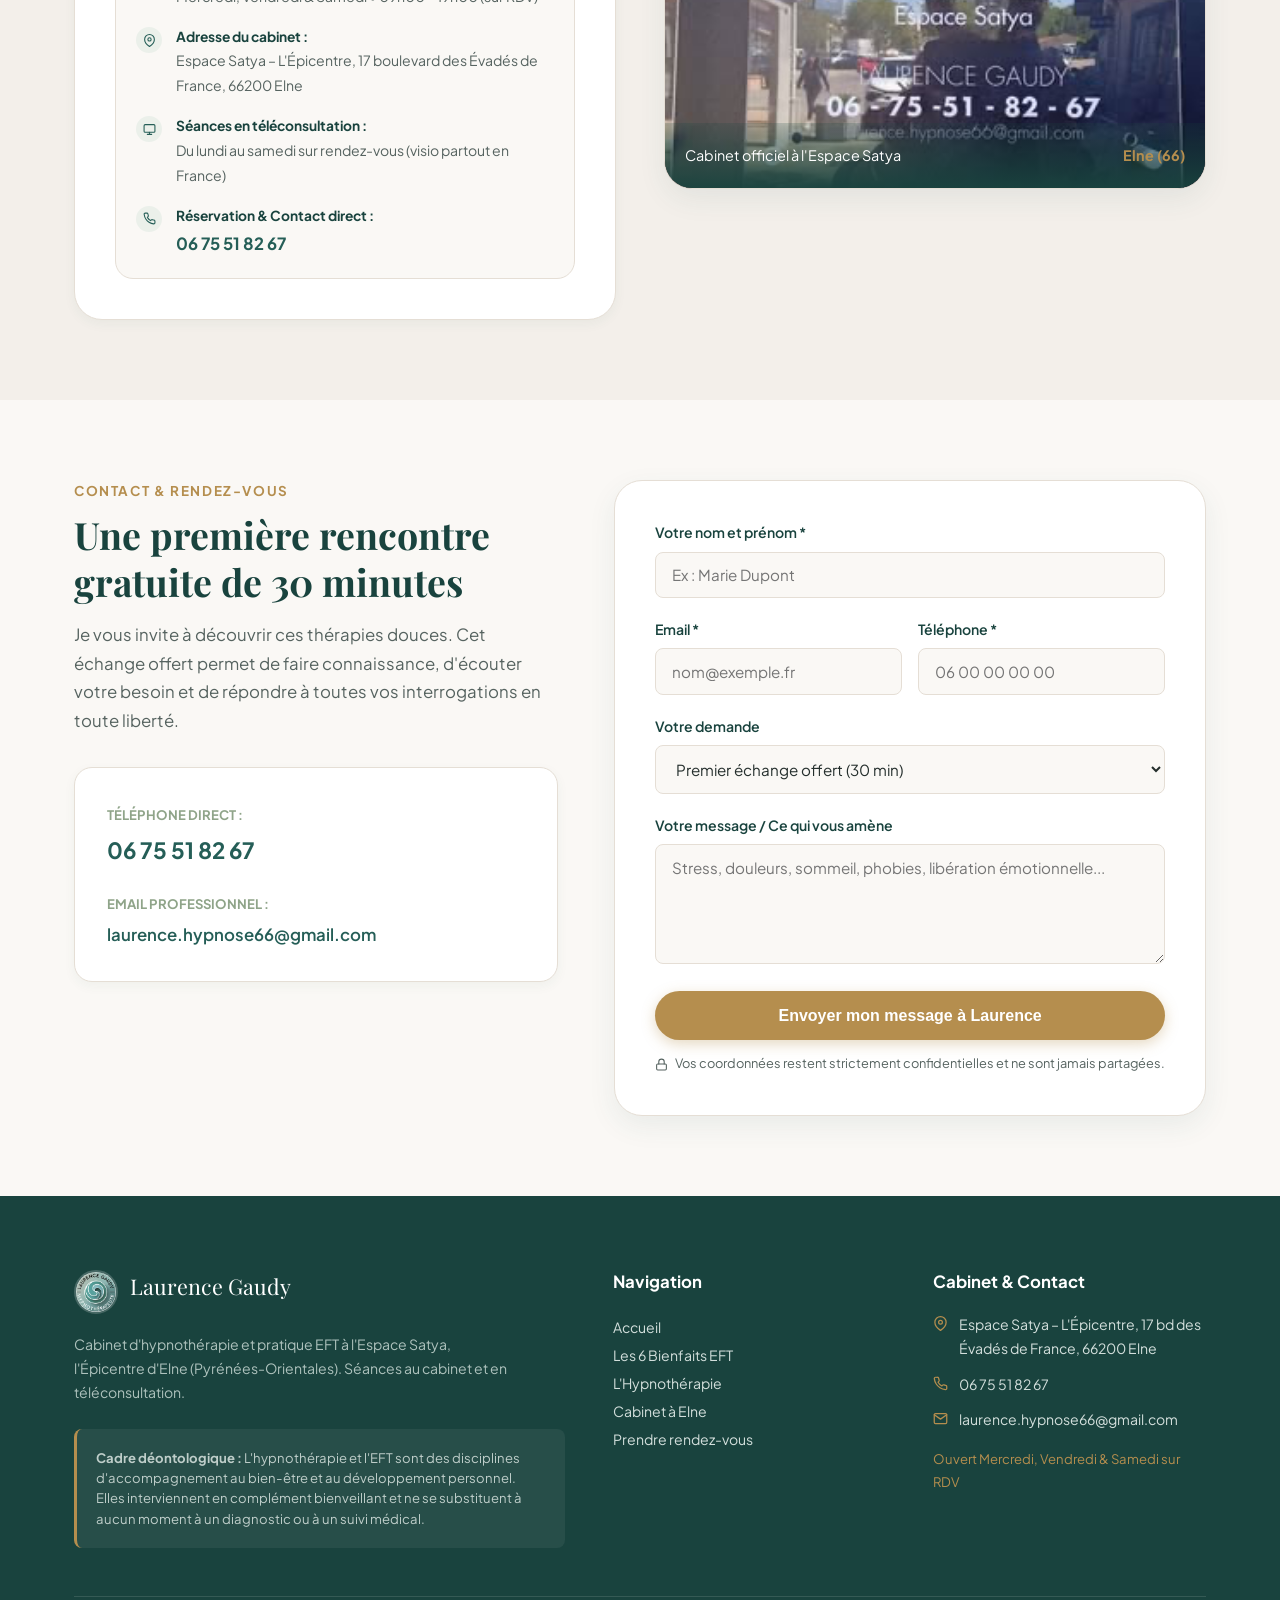
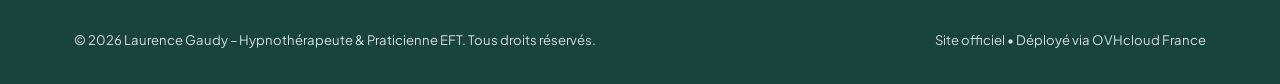
<file: src/index.html>
<!DOCTYPE html>
<html lang="fr">
<head>
  <meta charset="UTF-8">
  <meta name="viewport" content="width=device-width, initial-scale=1.0">
  
  <!-- SEO & Titre officiel -->
  <title>Laurence Gaudy | Hypnothérapeute & Praticienne EFT à Elne (66)</title>
  <meta name="description" content="Cabinet d'hypnothérapie et EFT à l'Espace Satya d'Elne (Pyrénées-Orientales) et téléconsultation. Accompagnement bienveillant : stress chronique, douleurs persistantes, anxiété, phobies. Premier échange offert (30 min).">
  <meta name="keywords" content="Laurence Gaudy, hypnothérapeute Elne, hypnose Elne 66, praticienne EFT Pyrénées-Orientales, gestion du stress Elne, gestion douleurs chroniques, Espace Satya Elne">
  <meta name="author" content="Laurence Gaudy">
  <meta name="robots" content="index, follow">

  <!-- OpenGraph Réseaux Sociaux -->
  <meta property="og:type" content="website">
  <meta property="og:locale" content="fr_FR">
  <meta property="og:title" content="Laurence Gaudy – Hypnothérapeute & Praticienne EFT">
  <meta property="og:description" content="Accompagnement personnalisé face au stress chronique, aux douleurs persistantes et aux tensions. Cabinet à Elne et en visio.">
  <meta property="og:image" content="images/logo.png">

  <link rel="icon" type="image/png" href="images/logo.png">

  <!-- Polices : Playfair Display (Serif élégant), Plus Jakarta Sans (Corps), Caveat (Écriture manuscrite authentique) -->
  <link rel="preconnect" href="https://fonts.googleapis.com">
  <link rel="preconnect" href="https://fonts.gstatic.com" crossorigin>
  <link href="https://fonts.googleapis.com/css2?family=Caveat:wght@600;700&family=Playfair+Display:ital,wght@0,600;0,700;1,400&family=Plus+Jakarta+Sans:wght@400;500;600;700&display=swap" rel="stylesheet">

  <link rel="stylesheet" href="css/style.css?v=2.6">

  <!-- Données structurées SEO Local (Schema.org) -->
  <script type="application/ld+json">
  {
    "@context": "https://schema.org",
    "@type": "HealthAndBeautyBusiness",
    "name": "Laurence Gaudy – Hypnothérapeute & Praticienne EFT",
    "image": "images/logo.png",
    "description": "Cabinet d'hypnose et EFT pour la gestion du stress, des douleurs chroniques, de l'anxiété et des phobies.",
    "telephone": "+33675518267",
    "email": "laurence.hypnose66@gmail.com",
    "address": {
      "@type": "PostalAddress",
      "streetAddress": "Espace Satya – L'Épicentre",
      "addressLocality": "Elne",
      "postalCode": "66200",
      "addressCountry": "FR"
    },
    "openingHoursSpecification": [
      {
        "@type": "OpeningHoursSpecification",
        "dayOfWeek": ["Wednesday", "Friday", "Saturday"],
        "opens": "09:00",
        "closes": "19:00"
      }
    ],
    "priceRange": "€€"
  }
  </script>
</head>
<body>

  <!-- ========================================================================
       Barre de navigation
       ======================================================================== -->
  <header class="header">
    <div class="container nav-wrap">
      <a href="#" class="brand-identity" aria-label="Retour à l'accueil">
        <img src="images/logo.png" alt="Logo Laurence Gaudy Hypnothérapeute" class="brand-logo-img" width="52" height="52">
        <div class="brand-text">
          <span class="brand-title">Laurence Gaudy</span>
          <span class="brand-sub">HYPNOTHÉRAPEUTE • PRATICIENNE EFT</span>
        </div>
      </a>

      <button class="nav-toggle" aria-label="Ouvrir le menu" aria-expanded="false">
        <svg width="24" height="24" viewBox="0 0 24 24" fill="none" stroke="currentColor" stroke-width="2.2" stroke-linecap="round" stroke-linejoin="round" aria-hidden="true" style="width: 24px; height: 24px;"><line x1="3" y1="6" x2="21" y2="6"></line><line x1="3" y1="12" x2="21" y2="12"></line><line x1="3" y1="18" x2="21" y2="18"></line></svg>
      </button>

      <ul class="nav-menu">
        <li><a href="#accueil" class="nav-link">Accueil</a></li>
        <li><a href="#bienfaits-eft" class="nav-link">Les Bienfaits EFT</a></li>
        <li><a href="#hypnotherapie" class="nav-link">L'Hypnothérapie</a></li>
        <li><a href="#cabinet" class="nav-link">Espace Satya (Elne)</a></li>
      </ul>
    </div>
  </header>

  <!-- ========================================================================
       Bandeau Officiel (Reprise de la bannière Facebook)
       ======================================================================== -->
  <div class="fb-style-banner">
    <div class="container fb-banner-content">
      <span>Hypnothérapeute</span>
      <span>Praticienne EFT</span>
      <span>Gestion du stress & de l'anxiété</span>
      <span>Douleurs chroniques</span>
      <span>Dépassement des phobies</span>
    </div>
  </div>

  <!-- ========================================================================
       Hero Section
       ======================================================================== -->
  <section id="accueil" class="hero">
    <div class="container hero-grid">
      <div>
        <div class="hero-location-bar">
          <span class="location-item">
            <svg class="icon-svg" viewBox="0 0 24 24" fill="none" stroke="currentColor" stroke-width="2" stroke-linecap="round" stroke-linejoin="round" aria-hidden="true"><path d="M21 10c0 7-9 13-9 13s-9-6-9-13a9 9 0 0 1 18 0z"></path><circle cx="12" cy="10" r="3"></circle></svg>
            <span>Cabinet Espace Satya • 66200 Elne</span>
          </span>
          <span class="location-sep">•</span>
          <span class="location-item">
            <svg class="icon-svg" viewBox="0 0 24 24" fill="none" stroke="currentColor" stroke-width="2" stroke-linecap="round" stroke-linejoin="round" aria-hidden="true"><rect x="2" y="3" width="20" height="14" rx="2" ry="2"></rect><line x1="8" y1="21" x2="16" y2="21"></line><line x1="12" y1="17" x2="12" y2="21"></line></svg>
            <span>Consultations en visio</span>
          </span>
        </div>
        <h2>
          Apaiser le corps, libérer l'esprit & <span>retrouver la sérénité</span>
        </h2>
        <p class="hero-lead">
          J’accompagne les personnes confrontées au stress chronique, à l’anxiété, aux douleurs persistantes et aux tensions physiques ou émotionnelles. Une approche douce et personnalisée, en cabinet ou à distance, en complément d’un suivi médical.
        </p>

        <div class="hero-cta-group">
          <a href="#contact" class="btn btn-gold">Prendre RDV (1er échange gratuit)</a>
          <a href="tel:0675518267" class="btn btn-outline-teal">
            <svg class="icon-svg" viewBox="0 0 24 24" fill="none" stroke="currentColor" stroke-width="2" stroke-linecap="round" stroke-linejoin="round" aria-hidden="true"><path d="M22 16.92v3a2 2 0 0 1-2.18 2 19.79 19.79 0 0 1-8.63-3.07 19.5 19.5 0 0 1-6-6 19.79 19.79 0 0 1-3.07-8.67A2 2 0 0 1 4.11 2h3a2 2 0 0 1 2 1.72 12.84 12.84 0 0 0 .7 2.81 2 2 0 0 1-.45 2.11L8.09 9.91a16 16 0 0 0 6 6l1.27-1.27a2 2 0 0 1 2.11-.45 12.84 12.84 0 0 0 2.81.7A2 2 0 0 1 22 16.92z"></path></svg>
            <span>06 75 51 82 67</span>
          </a>
        </div>

        <div class="hero-reassurance-grid">
          <div class="reassurance-item">
            <div class="reassurance-icon">
              <svg class="icon-svg" viewBox="0 0 24 24" fill="none" stroke="currentColor" stroke-width="2" stroke-linecap="round" stroke-linejoin="round" aria-hidden="true"><rect x="3" y="4" width="18" height="18" rx="2" ry="2"></rect><line x1="16" y1="2" x2="16" y2="6"></line><line x1="8" y1="2" x2="8" y2="6"></line><line x1="3" y1="10" x2="21" y2="10"></line></svg>
            </div>
            <div class="reassurance-text">
              <strong>Cabinet à Elne</strong>
              <span>Mercredi, vendredi & samedi</span>
            </div>
          </div>
          <div class="reassurance-item">
            <div class="reassurance-icon">
              <svg class="icon-svg" viewBox="0 0 24 24" fill="none" stroke="currentColor" stroke-width="2" stroke-linecap="round" stroke-linejoin="round" aria-hidden="true"><path d="M23 7l-7 5 7 5V7z"></path><rect x="1" y="5" width="15" height="14" rx="2" ry="2"></rect></svg>
            </div>
            <div class="reassurance-text">
              <strong>Séances en visio</strong>
              <span>Toute la semaine sur RDV</span>
            </div>
          </div>
          <div class="reassurance-item">
            <div class="reassurance-icon">
              <svg class="icon-svg" viewBox="0 0 24 24" fill="none" stroke="currentColor" stroke-width="2" stroke-linecap="round" stroke-linejoin="round" aria-hidden="true"><path d="M12 22s8-4 8-10V5l-8-3-8 3v7c0 6 8 10 8 10z"></path><path d="m9 12 2 2 4-4"></path></svg>
            </div>
            <div class="reassurance-text">
              <strong>1<sup>er</sup> échange offert</strong>
              <span>30 min pour faire le point</span>
            </div>
          </div>
        </div>
      </div>

      <!-- Carte Avis Clients Google Vérifiés (Fiche officielle Laurence Gaudy) -->
      <div class="hero-reviews-card">
        <div class="reviews-header-badge">
          <div class="google-brand">
            <svg class="google-logo-svg" viewBox="0 0 24 24" aria-hidden="true">
              <path fill="#4285F4" d="M23.745 12.27c0-.7-.06-1.4-.19-2.07H12v4.51h6.6c-.29 1.52-1.14 2.82-2.4 3.68v3.05h3.88c2.27-2.09 3.665-5.17 3.665-9.17z"/>
              <path fill="#34A853" d="M12 24c3.24 0 5.95-1.08 7.93-2.91l-3.88-3.05c-1.08.72-2.45 1.16-4.05 1.16-3.12 0-5.77-2.1-6.72-4.93H1.25v3.15C3.26 21.36 7.33 24 12 24z"/>
              <path fill="#FBBC05" d="M5.28 14.27c-.25-.72-.38-1.49-.38-2.27s.13-1.55.38-2.27V6.58H1.25C.45 8.18 0 10.04 0 12s.45 3.82 1.25 5.42l4.03-3.15z"/>
              <path fill="#EA4335" d="M12 4.75c1.77 0 3.35.61 4.6 1.8l3.42-3.42C17.95 1.19 15.24 0 12 0 7.33 0 3.26 2.64 1.25 6.58l4.03 3.15c.95-2.83 3.6-4.98 6.72-4.98z"/>
            </svg>
            <div>
              <span class="google-brand-title">Avis Google Vérifiés</span>
              <span class="google-brand-sub">Fiche officielle Laurence Gaudy • Elne</span>
            </div>
          </div>
          <div class="google-score-box">
            <div class="google-score-num">5.0<span>/5</span></div>
            <div class="stars-row" aria-label="Note maximale : 5 sur 5 étoiles">
              <svg class="star-svg" viewBox="0 0 20 20" fill="currentColor"><path d="M9.049 2.927c.3-.921 1.603-.921 1.902 0l1.07 3.292a1 1 0 00.95.69h3.462c.969 0 1.371 1.24.588 1.81l-2.8 2.034a1 1 0 00-.364 1.118l1.07 3.292c.3.921-.755 1.688-1.54 1.118l-2.8-2.034a1 1 0 00-1.175 0l-2.8 2.034c-.784.57-1.838-.197-1.539-1.118l1.07-3.292a1 1 0 00-.364-1.118L2.98 8.72c-.783-.57-.38-1.81.588-1.81h3.461a1 1 0 00.951-.69l1.07-3.292z"/></svg>
              <svg class="star-svg" viewBox="0 0 20 20" fill="currentColor"><path d="M9.049 2.927c.3-.921 1.603-.921 1.902 0l1.07 3.292a1 1 0 00.95.69h3.462c.969 0 1.371 1.24.588 1.81l-2.8 2.034a1 1 0 00-.364 1.118l1.07 3.292c.3.921-.755 1.688-1.54 1.118l-2.8-2.034a1 1 0 00-1.175 0l-2.8 2.034c-.784.57-1.838-.197-1.539-1.118l1.07-3.292a1 1 0 00-.364-1.118L2.98 8.72c-.783-.57-.38-1.81.588-1.81h3.461a1 1 0 00.951-.69l1.07-3.292z"/></svg>
              <svg class="star-svg" viewBox="0 0 20 20" fill="currentColor"><path d="M9.049 2.927c.3-.921 1.603-.921 1.902 0l1.07 3.292a1 1 0 00.95.69h3.462c.969 0 1.371 1.24.588 1.81l-2.8 2.034a1 1 0 00-.364 1.118l1.07 3.292c.3.921-.755 1.688-1.54 1.118l-2.8-2.034a1 1 0 00-1.175 0l-2.8 2.034c-.784.57-1.838-.197-1.539-1.118l1.07-3.292a1 1 0 00-.364-1.118L2.98 8.72c-.783-.57-.38-1.81.588-1.81h3.461a1 1 0 00.951-.69l1.07-3.292z"/></svg>
              <svg class="star-svg" viewBox="0 0 20 20" fill="currentColor"><path d="M9.049 2.927c.3-.921 1.603-.921 1.902 0l1.07 3.292a1 1 0 00.95.69h3.462c.969 0 1.371 1.24.588 1.81l-2.8 2.034a1 1 0 00-.364 1.118l1.07 3.292c.3.921-.755 1.688-1.54 1.118l-2.8-2.034a1 1 0 00-1.175 0l-2.8 2.034c-.784.57-1.838-.197-1.539-1.118l1.07-3.292a1 1 0 00-.364-1.118L2.98 8.72c-.783-.57-.38-1.81.588-1.81h3.461a1 1 0 00.951-.69l1.07-3.292z"/></svg>
              <svg class="star-svg" viewBox="0 0 20 20" fill="currentColor"><path d="M9.049 2.927c.3-.921 1.603-.921 1.902 0l1.07 3.292a1 1 0 00.95.69h3.462c.969 0 1.371 1.24.588 1.81l-2.8 2.034a1 1 0 00-.364 1.118l1.07 3.292c.3.921-.755 1.688-1.54 1.118l-2.8-2.034a1 1 0 00-1.175 0l-2.8 2.034c-.784.57-1.838-.197-1.539-1.118l1.07-3.292a1 1 0 00-.364-1.118L2.98 8.72c-.783-.57-.38-1.81.588-1.81h3.461a1 1 0 00.951-.69l1.07-3.292z"/></svg>
            </div>
          </div>
        </div>

        <div class="review-slider" id="reviewSlider">
          <!-- Témoignage 1 (Issu de la fiche Google / PagesJaunes) -->
          <div class="review-slide active" data-index="0">
            <div class="review-bubble">
              <p class="review-quote-text">
                « La praticienne a su identifier les mécanismes de ma peur et m'accompagner progressivement pour diminuer l'anxiété liée à cette phobie. Les exercices EFT étaient simples à reproduire chez moi et m'ont beaucoup aidée à mieux gérer mes réactions au quotidien. »
              </p>
            </div>
            <div class="review-author-row">
              <div class="review-author-info">
                <div class="review-author-avatar">SM</div>
                <div>
                  <div class="review-author-name">Sophie M.</div>
                  <span class="review-author-badge">Patiente suivie en cabinet</span>
                </div>
              </div>
              <span class="review-topic-tag">Gestion de phobie & EFT</span>
            </div>
          </div>

          <!-- Témoignage 2 (Issu de la fiche Google / PagesJaunes) -->
          <div class="review-slide" data-index="1">
            <div class="review-bubble">
              <p class="review-quote-text">
                « Un accompagnement d'une grande bienveillance et sans aucun jugement. Laurence a su me mettre immédiatement en confiance pour surmonter une phobie de l'eau très ancienne. Dès la première séance, j'ai ressenti un vrai apaisement et une sérénité retrouvée. »
              </p>
            </div>
            <div class="review-author-row">
              <div class="review-author-info">
                <div class="review-author-avatar">MD</div>
                <div>
                  <div class="review-author-name">Marc D.</div>
                  <span class="review-author-badge">Séances au cabinet d'Elne</span>
                </div>
              </div>
              <span class="review-topic-tag">Phobie de l'eau & Hypnose</span>
            </div>
          </div>

          <!-- Témoignage 3 (Issu de la fiche Google / PagesJaunes) -->
          <div class="review-slide" data-index="2">
            <div class="review-bubble">
              <p class="review-quote-text">
                « Très professionnelle et d'une écoute remarquable. L'alliance de l'hypnose et de l'EFT m'a permis de désamorcer un stress profond et de retrouver un sommeil paisible. Les outils concrets transmis sont devenus de vrais réflexes au quotidien. »
              </p>
            </div>
            <div class="review-author-row">
              <div class="review-author-info">
                <div class="review-author-avatar">CB</div>
                <div>
                  <div class="review-author-name">Céline B.</div>
                  <span class="review-author-badge">Cabinet & Téléconsultation</span>
                </div>
              </div>
              <span class="review-topic-tag">Stress chronique & Sommeil</span>
            </div>
          </div>
        </div>

        <div class="reviews-nav-footer">
          <div class="review-dots" id="reviewDots" aria-label="Contrôles du carrousel d'avis">
            <button class="review-dot active" data-slide="0" aria-label="Consulter l'avis 1 sur 3"></button>
            <button class="review-dot" data-slide="1" aria-label="Consulter l'avis 2 sur 3"></button>
            <button class="review-dot" data-slide="2" aria-label="Consulter l'avis 3 sur 3"></button>
          </div>
          <a href="https://www.google.com/search?q=Laurence+Gaudy+Elne+avis" target="_blank" rel="noopener noreferrer" class="google-cta-link" title="Consulter la fiche Google officielle">
            <span>Voir les avis sur Google</span>
            <svg width="14" height="14" viewBox="0 0 24 24" fill="none" stroke="currentColor" stroke-width="2.5" stroke-linecap="round" stroke-linejoin="round" aria-hidden="true"><path d="M18 13v6a2 2 0 0 1-2 2H5a2 2 0 0 1-2-2V8a2 2 0 0 1 2-2h6"></path><polyline points="15 3 21 3 21 9"></polyline><line x1="10" y1="14" x2="21" y2="3"></line></svg>
          </a>
        </div>
      </div>
    </div>
  </section>

  <!-- ========================================================================
       Section : Les 6 Bienfaits de l'EFT (Fidèle à l'infographie officielle)
       ======================================================================== -->
  <section id="bienfaits-eft" class="section section-bg-soft">
    <div class="container">
      <div class="section-header">
        <div class="section-kicker">Emotional Freedom Techniques</div>
        <h2 class="section-title-large">Les bienfaits de l'EFT</h2>
        <p class="section-subtitle">
          Une méthode psycho-énergétique douce pour apaiser l'esprit, libérer vos émotions en douceur et retrouver un bien-être durable.
        </p>
      </div>

      <div class="eft-grid">
        <!-- Bulle 1 : Stress & Anxiété (Pêche poudré) -->
        <div class="eft-card card-stress">
          <div class="eft-icon-wrapper">
            <svg class="eft-icon-svg" viewBox="0 0 24 24" aria-hidden="true">
              <path d="M20.84 4.61a5.5 5.5 0 0 0-7.78 0L12 5.67l-1.06-1.06a5.5 5.5 0 0 0-7.78 7.78l1.06 1.06L12 21.23l7.78-7.78 1.06-1.06a5.5 5.5 0 0 0 0-7.78z"></path>
              <path d="M12 9v4"></path>
              <path d="M10 11h4"></path>
            </svg>
          </div>
          <h3>Réduit le stress et l'anxiété</h3>
          <p>Calme l'agitation du mental, désamorce le système d'alerte nerveux et aide à retrouver la sérénité au quotidien.</p>
        </div>

        <!-- Bulle 2 : Émotions intenses (Vert amande) -->
        <div class="eft-card card-emotion">
          <div class="eft-icon-wrapper">
            <svg class="eft-icon-svg" viewBox="0 0 24 24" aria-hidden="true">
              <path d="M12 2.69l5.66 5.66a8 8 0 1 1-11.31 0z"></path>
              <path d="M12 12a3 3 0 0 0 0 6 3 3 0 0 0 0-6z"></path>
            </svg>
          </div>
          <h3>Apaise les émotions intenses</h3>
          <p>Aide à libérer les blocages et les charges émotionnelles lourdes (peur, colère, tristesse, culpabilité...).</p>
        </div>

        <!-- Bulle 3 : Sommeil (Jaune soleil) -->
        <div class="eft-card card-sleep">
          <div class="eft-icon-wrapper">
            <svg class="eft-icon-svg" viewBox="0 0 24 24" aria-hidden="true">
              <path d="M21 12.79A9 9 0 1 1 11.21 3 7 7 0 0 0 21 12.79z"></path>
              <path d="M19 4v4"></path>
              <path d="M21 6h-4"></path>
            </svg>
          </div>
          <h3>Favorise un meilleur sommeil</h3>
          <p>Apaise l'agitation mentale nocturne, détend le corps et facilite un endormissement profond et réparateur.</p>
        </div>

        <!-- Bulle 4 : Confiance en soi (Lilas / Lavande) -->
        <div class="eft-card card-confidence">
          <div class="eft-icon-wrapper">
            <svg class="eft-icon-svg" viewBox="0 0 24 24" aria-hidden="true">
              <circle cx="12" cy="12" r="10"></circle>
              <polygon points="16.24 7.76 14.12 14.12 7.76 16.24 9.88 9.88 16.24 7.76"></polygon>
            </svg>
          </div>
          <h3>Renforce la confiance en soi</h3>
          <p>Aide à dépasser les peurs limitantes et les doutes pour avancer plus sereinement et avec assurance dans la vie.</p>
        </div>

        <!-- Bulle 5 : Soulage les douleurs (Bleu ciel) -->
        <div class="eft-card card-pain">
          <div class="eft-icon-wrapper">
            <svg class="eft-icon-svg" viewBox="0 0 24 24" aria-hidden="true">
              <path d="M20.24 12.24a6 6 0 0 0-8.49-8.49L5 10.5V19h8.5z"></path>
              <line x1="16" y1="8" x2="2" y2="22"></line>
              <line x1="17.5" y1="15" x2="9" y2="15"></line>
            </svg>
          </div>
          <h3>Soulage les douleurs persistantes</h3>
          <p>Accompagne efficacement la gestion de la douleur physique et somatique, en améliorant nettement votre vécu corporel.</p>
        </div>

        <!-- Bulle 6 : Libère les blocages (Vert menthe d'eau) -->
        <div class="eft-card card-freedom">
          <div class="eft-icon-wrapper">
            <svg class="eft-icon-svg" viewBox="0 0 24 24" aria-hidden="true">
              <rect x="3" y="11" width="18" height="11" rx="2" ry="2"></rect>
              <path d="M7 11V7a5 5 0 0 1 9.9-1"></path>
              <circle cx="12" cy="16" r="1"></circle>
            </svg>
          </div>
          <h3>Libère les blocages</h3>
          <p>Permet de se sentir immédiatement plus léger et d'avancer librement sans tout ce qui nous freinait jusque-là.</p>
        </div>
      </div>

      <div class="eft-footer-quote">
        <span class="eft-footer-text">« Plus de légèreté, plus de vous ! »</span>
      </div>
    </div>
  </section>

  <!-- ========================================================================
       Section : Hypnothérapie & Démarche
       ======================================================================== -->
  <section id="hypnotherapie" class="section">
    <div class="container">
      <div class="section-header">
        <div class="section-kicker">Approche Complémentaire</div>
        <h2 class="section-title-large">L'Hypnothérapie : éveiller vos ressources intérieures</h2>
        <p class="section-subtitle">
          Un état modifié de conscience naturel, respectueux et sécurisant, pour dialoguer avec votre inconscient et transformer vos automatismes.
        </p>
      </div>

      <div class="methods-split">
        <div class="method-card-box">
          <div>
            <h3>Les objectifs de l'accompagnement</h3>
            <p style="color: var(--text-muted); font-size: 0.95rem;">
              Chaque séance est unique. Sur orientation médicale ou démarche personnelle, nous avançons à votre rythme pour :
            </p>
            <ul class="method-bullet-list">
              <li><strong>Apaiser le stress au quotidien</strong> et stopper les spirales d'angoisse.</li>
              <li><strong>Améliorer le vécu de la douleur chronique</strong> et des tensions musculaires.</li>
              <li><strong>Traiter les phobies</strong> simples et complexes.</li>
              <li><strong>Dépasser les deuils, ruptures et transitions</strong> de vie difficiles.</li>
            </ul>
          </div>
          <a href="#contact" class="btn btn-teal" style="align-self: flex-start;">Prendre rendez-vous</a>
        </div>

        <div class="method-card-box highlight">
          <span class="badge-featured">Votre autonomie</span>
          <div>
            <h3>Transmission de l'Auto-Hypnose</h3>
            <p style="color: var(--text-muted); font-size: 0.95rem;">
              Mon objectif n'est pas de vous rendre dépendant des séances, mais de vous donner des clés concrètes pour la vie :
            </p>
            <ul class="method-bullet-list">
              <li>Apprentissage d'exercices d'auto-hypnose simples à reproduire chez vous.</li>
              <li>Régulation autonome du stress dès que vous en ressentez le besoin.</li>
              <li>Outils de libération émotionnelle EFT applicables en quelques minutes.</li>
              <li>Une alliance thérapeutique fondée sur l'écoute active et la bienveillance.</li>
            </ul>
          </div>
          <a href="#contact" class="btn btn-outline-teal" style="align-self: flex-start;">En savoir plus</a>
        </div>
      </div>
    </div>
  </section>

  <!-- ========================================================================
       Section : Le Cabinet à l'Épicentre d'Elne
       ======================================================================== -->
  <section id="cabinet" class="section section-bg-soft">
    <div class="container cabinet-section-grid">
      <div class="cabinet-text">
        <div class="section-kicker">Un lieu chaleureux et cocoon</div>
        <h2 class="section-title-large" style="font-size: 2rem; margin-bottom: 1.25rem;">
          Cabinet à l'Espace Satya (Elne)
        </h2>
        <p style="color: var(--text-muted); margin-bottom: 1.25rem;">
          Je vous accueille au sein de l'équipe pluridisciplinaire de <strong>l'Espace Satya</strong> à l'Épicentre d'Elne. Un lieu conçu comme un véritable cocon de douceur pour déposer vos fardeaux et prendre du temps pour vous.
        </p>

        <div class="cabinet-details-box">
          <div class="cabinet-detail-row">
            <div class="detail-icon-circle">
              <svg class="icon-svg" viewBox="0 0 24 24" fill="none" stroke="currentColor" stroke-width="2" stroke-linecap="round" stroke-linejoin="round" aria-hidden="true"><rect x="3" y="4" width="18" height="18" rx="2" ry="2"></rect><line x1="16" y1="2" x2="16" y2="6"></line><line x1="8" y1="2" x2="8" y2="6"></line><line x1="3" y1="10" x2="21" y2="10"></line></svg>
            </div>
            <div>
              <strong>Horaires au cabinet d'Elne :</strong>
              <span>Mercredi, Vendredi & Samedi • 09h00 – 19h00 (sur RDV)</span>
            </div>
          </div>

          <div class="cabinet-detail-row">
            <div class="detail-icon-circle">
              <svg class="icon-svg" viewBox="0 0 24 24" fill="none" stroke="currentColor" stroke-width="2" stroke-linecap="round" stroke-linejoin="round" aria-hidden="true"><path d="M21 10c0 7-9 13-9 13s-9-6-9-13a9 9 0 0 1 18 0z"></path><circle cx="12" cy="10" r="3"></circle></svg>
            </div>
            <div>
              <strong>Adresse du cabinet :</strong>
              <span>Espace Satya – L'Épicentre, 17 boulevard des Évadés de France, 66200 Elne</span>
            </div>
          </div>

          <div class="cabinet-detail-row">
            <div class="detail-icon-circle">
              <svg class="icon-svg" viewBox="0 0 24 24" fill="none" stroke="currentColor" stroke-width="2" stroke-linecap="round" stroke-linejoin="round" aria-hidden="true"><rect x="2" y="3" width="20" height="14" rx="2" ry="2"></rect><line x1="8" y1="21" x2="16" y2="21"></line><line x1="12" y1="17" x2="12" y2="21"></line></svg>
            </div>
            <div>
              <strong>Séances en téléconsultation :</strong>
              <span>Du lundi au samedi sur rendez-vous (visio partout en France)</span>
            </div>
          </div>

          <div class="cabinet-detail-row">
            <div class="detail-icon-circle">
              <svg class="icon-svg" viewBox="0 0 24 24" fill="none" stroke="currentColor" stroke-width="2" stroke-linecap="round" stroke-linejoin="round" aria-hidden="true"><path d="M22 16.92v3a2 2 0 0 1-2.18 2 19.79 19.79 0 0 1-8.63-3.07 19.5 19.5 0 0 1-6-6 19.79 19.79 0 0 1-3.07-8.67A2 2 0 0 1 4.11 2h3a2 2 0 0 1 2 1.72 12.84 12.84 0 0 0 .7 2.81 2 2 0 0 1-.45 2.11L8.09 9.91a16 16 0 0 0 6 6l1.27-1.27a2 2 0 0 1 2.11-.45 12.84 12.84 0 0 0 2.81.7A2 2 0 0 1 22 16.92z"></path></svg>
            </div>
            <div>
              <strong>Réservation & Contact direct :</strong>
              <a href="tel:0675518267" class="cabinet-phone-link">06 75 51 82 67</a>
            </div>
          </div>
        </div>
      </div>

      <div class="cabinet-plaque-card">
        <img src="images/plaque-cabinet.png" alt="Plaque officielle du cabinet Laurence Gaudy à l'Espace Satya d'Elne" class="cabinet-plaque-img">
        <div class="cabinet-plaque-caption">
          <span>Cabinet officiel à l'Espace Satya</span>
          <span style="color: var(--brand-gold); font-weight: 700;">Elne (66)</span>
        </div>
      </div>
    </div>
  </section>

  <!-- ========================================================================
       Section : Contact & Échange Découverte 30 min
       ======================================================================== -->
  <section id="contact" class="section">
    <div class="container contact-layout">
      <div>
        <div class="section-kicker">Contact & Rendez-vous</div>
        <h2 class="section-title-large">Une première rencontre gratuite de 30 minutes</h2>
        <p class="section-subtitle" style="margin-bottom: 2rem;">
          Je vous invite à découvrir ces thérapies douces. Cet échange offert permet de faire connaissance, d'écouter votre besoin et de répondre à toutes vos interrogations en toute liberté.
        </p>

        <div style="background: var(--bg-card); padding: 2rem; border-radius: var(--radius-md); border: 1px solid var(--border-soft); box-shadow: var(--shadow-sm); margin-bottom: 2rem;">
          <div style="margin-bottom: 1.25rem;">
            <span style="font-size: 0.82rem; font-weight: 700; color: var(--brand-sage); text-transform: uppercase;">Téléphone direct :</span>
            <div style="margin-top: 0.25rem;">
              <a href="tel:0675518267" style="font-size: 1.4rem; font-weight: 700; color: var(--brand-teal);">06 75 51 82 67</a>
            </div>
          </div>

          <div>
            <span style="font-size: 0.82rem; font-weight: 700; color: var(--brand-sage); text-transform: uppercase;">Email professionnel :</span>
            <div style="margin-top: 0.25rem;">
              <a href="mailto:laurence.hypnose66@gmail.com" style="font-size: 1.05rem; font-weight: 600; color: var(--brand-teal);">laurence.hypnose66@gmail.com</a>
            </div>
          </div>
        </div>
      </div>

      <div class="contact-card">
        <form id="contactForm">
          <div class="hidden-trap">
            <label for="website_trap">Ne pas remplir :</label>
            <input type="text" id="website_trap" name="website_trap">
          </div>

          <div class="form-group">
            <label for="name" class="form-label">Votre nom et prénom *</label>
            <input type="text" id="name" class="form-input" required placeholder="Ex : Marie Dupont">
          </div>

          <div class="form-group" style="display: grid; grid-template-columns: 1fr 1fr; gap: 1rem;">
            <div>
              <label for="email" class="form-label">Email *</label>
              <input type="email" id="email" class="form-input" required placeholder="nom@exemple.fr">
            </div>
            <div>
              <label for="phone" class="form-label">Téléphone *</label>
              <input type="tel" id="phone" class="form-input" required placeholder="06 00 00 00 00">
            </div>
          </div>

          <div class="form-group">
            <label for="consultType" class="form-label">Votre demande</label>
            <select id="consultType" class="form-input">
              <option value="Premier échange gratuit (30 min)">Premier échange offert (30 min)</option>
              <option value="Séance au cabinet à Elne">Séance au cabinet (Espace Satya, Elne)</option>
              <option value="Séance en téléconsultation (visio)">Séance en téléconsultation (Visio)</option>
              <option value="Demande d'information">Simple demande de renseignements</option>
            </select>
          </div>

          <div class="form-group">
            <label for="message" class="form-label">Votre message / Ce qui vous amène</label>
            <textarea id="message" class="form-input" placeholder="Stress, douleurs, sommeil, phobies, libération émotionnelle..."></textarea>
          </div>

          <div id="formFeedback" style="display: none; padding: 1rem; border-radius: var(--radius-sm); margin-bottom: 1.25rem; font-size: 0.9rem; background: var(--brand-sage-light); color: var(--brand-teal-dark);"></div>

          <button type="submit" class="btn btn-gold" style="width: 100%; font-size: 1rem; padding: 0.95rem;">
            Envoyer mon message à Laurence
          </button>
          <p class="privacy-note">
            <svg class="icon-svg icon-sm" viewBox="0 0 24 24" fill="none" stroke="currentColor" stroke-width="2" stroke-linecap="round" stroke-linejoin="round" aria-hidden="true"><rect x="3" y="11" width="18" height="11" rx="2" ry="2"></rect><path d="M7 11V7a5 5 0 0 1 10 0v4"></path></svg>
            <span>Vos coordonnées restent strictement confidentielles et ne sont jamais partagées.</span>
          </p>
        </form>
      </div>
    </div>
  </section>

  <!-- ========================================================================
       Pied de page
       ======================================================================== -->
  <footer class="footer">
    <div class="container">
      <div class="footer-columns">
        <div>
          <div style="display: flex; align-items: center; gap: 0.75rem; margin-bottom: 1rem;">
            <img src="images/logo.png" alt="Logo Laurence Gaudy" style="width: 44px; height: 44px; border-radius: 50%; border: 2px solid rgba(255,255,255,0.2);">
            <div class="footer-brand-title">Laurence Gaudy</div>
          </div>
          <p style="font-size: 0.88rem; color: #AEC2BD; max-width: 440px;">
            Cabinet d'hypnothérapie et pratique EFT à l'Espace Satya, l'Épicentre d'Elne (Pyrénées-Orientales). Séances au cabinet et en téléconsultation.
          </p>
          <div class="footer-notice">
            <strong>Cadre déontologique :</strong> L'hypnothérapie et l'EFT sont des disciplines d'accompagnement au bien-être et au développement personnel. Elles interviennent en complément bienveillant et ne se substituent à aucun moment à un diagnostic ou à un suivi médical.
          </div>
        </div>

        <div>
          <h4 style="color: #fff; font-size: 1.05rem; margin-bottom: 1rem;">Navigation</h4>
          <ul style="list-style: none; font-size: 0.88rem; line-height: 2;">
            <li><a href="#accueil">Accueil</a></li>
            <li><a href="#bienfaits-eft">Les 6 Bienfaits EFT</a></li>
            <li><a href="#hypnotherapie">L'Hypnothérapie</a></li>
            <li><a href="#cabinet">Cabinet à Elne</a></li>
            <li><a href="#contact">Prendre rendez-vous</a></li>
          </ul>
        </div>

        <div>
          <h4 style="color: #fff; font-size: 1.05rem; margin-bottom: 1rem;">Cabinet & Contact</h4>
          <p class="footer-contact-item">
            <svg class="icon-svg" viewBox="0 0 24 24" fill="none" stroke="currentColor" stroke-width="2" stroke-linecap="round" stroke-linejoin="round" aria-hidden="true"><path d="M21 10c0 7-9 13-9 13s-9-6-9-13a9 9 0 0 1 18 0z"></path><circle cx="12" cy="10" r="3"></circle></svg>
            <span>Espace Satya – L'Épicentre, 17 bd des Évadés de France, 66200 Elne</span>
          </p>
          <p class="footer-contact-item">
            <svg class="icon-svg" viewBox="0 0 24 24" fill="none" stroke="currentColor" stroke-width="2" stroke-linecap="round" stroke-linejoin="round" aria-hidden="true"><path d="M22 16.92v3a2 2 0 0 1-2.18 2 19.79 19.79 0 0 1-8.63-3.07 19.5 19.5 0 0 1-6-6 19.79 19.79 0 0 1-3.07-8.67A2 2 0 0 1 4.11 2h3a2 2 0 0 1 2 1.72 12.84 12.84 0 0 0 .7 2.81 2 2 0 0 1-.45 2.11L8.09 9.91a16 16 0 0 0 6 6l1.27-1.27a2 2 0 0 1 2.11-.45 12.84 12.84 0 0 0 2.81.7A2 2 0 0 1 22 16.92z"></path></svg>
            <a href="tel:0675518267">06 75 51 82 67</a>
          </p>
          <p class="footer-contact-item">
            <svg class="icon-svg" viewBox="0 0 24 24" fill="none" stroke="currentColor" stroke-width="2" stroke-linecap="round" stroke-linejoin="round" aria-hidden="true"><path d="M4 4h16c1.1 0 2 .9 2 2v12c0 1.1-.9 2-2 2H4c-1.1 0-2-.9-2-2V6c0-1.1.9-2 2-2z"></path><polyline points="22,6 12,13 2,6"></polyline></svg>
            <a href="mailto:laurence.hypnose66@gmail.com">laurence.hypnose66@gmail.com</a>
          </p>
          <p style="margin-top: 1rem; font-size: 0.82rem; color: var(--brand-gold);">Ouvert Mercredi, Vendredi & Samedi sur RDV</p>
        </div>
      </div>

      <div class="footer-bottom">
        <div>
          © 2026 Laurence Gaudy – Hypnothérapeute & Praticienne EFT. Tous droits réservés.
        </div>
        <div>
          Site officiel • Déployé via OVHcloud France
        </div>
      </div>
    </div>
  </footer>

  <script src="js/main.js?v=2.6"></script>
</body>
</html>
</file>
<file: css/style.css>
/* ==========================================================================
   Antigravity – Site Officiel Laurence Gaudy (Hypnothérapie & EFT)
   Charte graphique authentique issue du logo et des visuels Facebook
   - Bleu canard / Sarcelle (Spirale du logo) : #255E57
   - Vert Sauge / Lichen (Bannière officielle) : #8FA489
   - Doré / Laiton doux (Affiches Espace Satya) : #C5A265 / #B58E4E
   - Rose poudré / Lin chaud (Citations bien-être) : #F7EBE8 / #FAF8F5
   ========================================================================== */

:root {
  /* Couleurs de marque du logo et des supports officiels */
  --brand-teal: #255E57;          /* Bleu canard profond de la spirale */
  --brand-teal-dark: #19433E;     /* Teinte sombre pour textes et contrastes */
  --brand-sage: #8FA489;          /* Vert sauge officiel de la bannière */
  --brand-sage-light: #EBF0EA;    /* Fond sauge très pâle */
  --brand-gold: #B58E4E;          /* Doré chic pour CTA et liserés */
  --brand-gold-hover: #9E793A;
  --brand-blush: #F7EBE8;         /* Rose poudré cocooning */
  --brand-blush-border: #ECD3CC;
  
  /* Pastels des 6 bulles de présentation EFT */
  --pill-stress: #FDE7DE;
  --pill-stress-text: #8A432F;
  --pill-pain: #DDF1F8;
  --pill-pain-text: #1E5C72;
  --pill-emotion: #E1EDE3;
  --pill-emotion-text: #2B5E36;
  --pill-sleep: #FDF1D0;
  --pill-sleep-text: #705517;
  --pill-confidence: #EAE2F8;
  --pill-confidence-text: #533682;
  --pill-freedom: #E0F4EE;
  --pill-freedom-text: #1F5C4E;

  /* Structure et arrière-plans */
  --bg-main: #FAF8F5;             /* Ivoire lin chaleureux */
  --bg-card: #FFFFFF;
  --bg-secondary: #F3EFEA;
  --text-main: #242E2C;
  --text-muted: #566360;
  --border-soft: #E5DED5;
  --border-gold: #DFC79C;

  /* Typographies */
  --font-serif: 'Playfair Display', Georgia, serif;
  --font-sans: 'Plus Jakarta Sans', system-ui, -apple-system, sans-serif;
  --font-hand: 'Caveat', cursive;  /* Pour les citations manuscrites */

  --shadow-sm: 0 4px 12px rgba(37, 94, 87, 0.05);
  --shadow-md: 0 10px 28px rgba(37, 94, 87, 0.08);
  --shadow-hover: 0 16px 36px rgba(37, 94, 87, 0.12);
  --radius-sm: 8px;
  --radius-md: 18px;
  --radius-lg: 28px;
  --radius-full: 9999px;
  --transition: all 0.3s cubic-bezier(0.25, 0.8, 0.25, 1);
}

* {
  margin: 0;
  padding: 0;
  box-sizing: border-box;
}

html {
  scroll-behavior: smooth;
  font-size: 16px;
  overflow-x: hidden;
}

body {
  font-family: var(--font-sans);
  background-color: var(--bg-main);
  color: var(--text-main);
  line-height: 1.7;
  -webkit-font-smoothing: antialiased;
  overflow-x: hidden;
}

img {
  max-width: 100%;
  height: auto;
  display: block;
}

a {
  color: inherit;
  text-decoration: none;
  transition: var(--transition);
}

.container {
  max-width: 1180px;
  margin: 0 auto;
  padding: 0 1.5rem;
}

/* ==========================================================================
   Header & Barre de navigation
   ========================================================================== */
.header {
  position: sticky;
  top: 0;
  z-index: 100;
  background: rgba(250, 248, 245, 0.95);
  backdrop-filter: blur(12px);
  border-bottom: 1px solid var(--border-soft);
  transition: var(--transition);
}

.nav-wrap {
  display: flex;
  align-items: center;
  justify-content: space-between;
  padding: 0.85rem 0;
  position: relative;
}

.brand-identity {
  display: flex;
  align-items: center;
  gap: 0.9rem;
  text-decoration: none;
  flex-shrink: 0;
}

.brand-logo-img {
  width: 52px;
  height: 52px;
  min-width: 52px;
  min-height: 52px;
  border-radius: 50%;
  object-fit: cover;
  box-shadow: 0 2px 8px rgba(37, 94, 87, 0.15);
  border: 2px solid #fff;
  flex-shrink: 0;
}

.brand-text {
  display: flex;
  flex-direction: column;
  justify-content: center;
  align-items: flex-start;
}

.brand-text h1, .brand-text .brand-title {
  display: block;
  font-family: var(--font-serif);
  font-size: 1.35rem;
  font-weight: 700;
  color: var(--brand-teal);
  letter-spacing: -0.01em;
  line-height: 1.15;
  margin: 0;
  white-space: nowrap;
}

.brand-text .brand-sub {
  display: block;
  font-family: var(--font-sans);
  font-size: 0.70rem;
  color: var(--brand-sage);
  font-weight: 700;
  letter-spacing: 0.08em;
  text-transform: uppercase;
  margin-top: 3px;
  line-height: 1.2;
  white-space: nowrap;
}

.nav-menu {
  display: flex;
  align-items: center;
  justify-content: center;
  gap: 2.2rem;
  list-style: none;
  margin: 0;
  padding: 0;
  white-space: nowrap;
  flex-wrap: nowrap;
}

.nav-menu li {
  white-space: nowrap;
  display: inline-flex;
}

.nav-link {
  font-size: 0.95rem;
  font-weight: 600;
  color: var(--text-main);
  position: relative;
  padding: 0.35rem 0;
  white-space: nowrap;
  transition: var(--transition);
  display: inline-block;
}

.nav-link::after {
  content: "";
  position: absolute;
  bottom: 0;
  left: 0;
  width: 0;
  height: 2px;
  background-color: var(--brand-teal);
  transition: var(--transition);
}

.nav-link:hover {
  color: var(--brand-teal);
}

.nav-link:hover::after {
  width: 100%;
}

.btn {
  display: inline-flex;
  align-items: center;
  justify-content: center;
  gap: 0.6rem;
  padding: 0.75rem 1.45rem;
  border-radius: var(--radius-full);
  font-weight: 600;
  font-size: 0.92rem;
  transition: var(--transition);
  cursor: pointer;
  border: none;
}

.btn-gold {
  background-color: var(--brand-gold);
  color: #fff;
  box-shadow: 0 4px 14px rgba(181, 142, 78, 0.35);
}

.btn-gold:hover {
  background-color: var(--brand-gold-hover);
  transform: translateY(-2px);
  box-shadow: 0 6px 18px rgba(181, 142, 78, 0.45);
}

.btn-teal {
  background-color: var(--brand-teal);
  color: #fff;
  box-shadow: 0 4px 14px rgba(37, 94, 87, 0.3);
}

.btn-teal:hover {
  background-color: var(--brand-teal-dark);
  transform: translateY(-2px);
  box-shadow: 0 6px 18px rgba(37, 94, 87, 0.4);
}

.btn-outline-teal {
  border: 1.5px solid var(--brand-teal);
  color: var(--brand-teal);
  background: transparent;
}

.btn-outline-teal:hover {
  background-color: var(--brand-teal);
  color: #fff;
}

.nav-toggle {
  display: none;
  font-size: 1.6rem;
  color: var(--brand-teal);
  background: none;
  border: none;
  cursor: pointer;
}

/* ==========================================================================
   Bannière d'accroche (Inspirée directement de sa couverture Facebook)
   ========================================================================== */
.fb-style-banner {
  background-color: var(--brand-sage);
  color: #FFFFFF;
  padding: 0.95rem 1rem;
  box-shadow: inset 0 2px 4px rgba(0,0,0,0.04);
}

.fb-banner-content {
  display: flex;
  flex-wrap: wrap;
  align-items: center;
  justify-content: center;
  gap: 0.55rem 2rem;
  font-size: 0.85rem;
  font-weight: 600;
  letter-spacing: 0.06em;
  text-transform: uppercase;
  text-align: center;
}

.fb-banner-content span {
  display: inline-flex;
  align-items: center;
  position: relative;
}

.fb-banner-content span:not(:last-child)::after {
  content: "•";
  position: absolute;
  right: -1.15rem;
  color: rgba(255, 255, 255, 0.6);
  font-size: 0.9rem;
  font-weight: 400;
}

/* ==========================================================================
   Hero Section
   ========================================================================== */
.hero {
  padding: 4rem 0 3.5rem;
  position: relative;
  overflow: hidden;
}

.hero-grid {
  display: grid;
  grid-template-columns: 1.15fr 0.85fr;
  gap: 3.5rem;
  align-items: center;
}

/* Présentation authentique et humaine de la localisation */
.hero-location-bar {
  display: inline-flex;
  align-items: center;
  gap: 0.85rem;
  padding: 0.55rem 1.15rem;
  background: var(--bg-card);
  border: 1px solid var(--border-soft);
  border-radius: var(--radius-full);
  font-size: 0.86rem;
  color: var(--brand-teal-dark);
  box-shadow: var(--shadow-sm);
  margin-bottom: 1.5rem;
  flex-wrap: wrap;
}

.hero-location-bar .location-item {
  display: inline-flex;
  align-items: center;
  gap: 0.45rem;
  font-weight: 600;
}

.hero-location-bar .location-item .icon-svg {
  color: var(--brand-teal);
}

.hero-location-bar .location-sep {
  color: var(--brand-gold);
  font-weight: 700;
}

.hero h1,
.hero h2 {
  font-family: var(--font-serif);
  font-size: 2.85rem;
  line-height: 1.22;
  color: var(--brand-teal-dark);
  margin-bottom: 1.35rem;
}

.hero h1 span,
.hero h2 span {
  color: var(--brand-teal);
  font-style: italic;
  text-decoration: underline;
  text-decoration-color: var(--brand-gold);
  text-underline-offset: 6px;
}

.hero-lead {
  font-size: 1.12rem;
  color: var(--text-muted);
  margin-bottom: 2rem;
  max-width: 550px;
}

.hero-cta-group {
  display: flex;
  flex-wrap: wrap;
  gap: 1rem;
  margin-bottom: 2rem;
}

/* Réassurance claire et professionnelle sous le CTA */
.hero-reassurance-grid {
  display: grid;
  grid-template-columns: repeat(3, 1fr);
  gap: 1.25rem;
  padding-top: 1.5rem;
  border-top: 1px solid var(--border-soft);
}

.reassurance-item {
  display: flex;
  align-items: flex-start;
  gap: 0.75rem;
}

.reassurance-icon {
  width: 32px;
  height: 32px;
  min-width: 32px;
  min-height: 32px;
  max-width: 32px;
  max-height: 32px;
  border-radius: 50%;
  background: var(--brand-sage-light);
  color: var(--brand-teal);
  display: flex;
  align-items: center;
  justify-content: center;
  flex-shrink: 0;
  box-shadow: 0 2px 6px rgba(0, 0, 0, 0.04);
}

.reassurance-icon .icon-svg {
  width: 15px;
  height: 15px;
  min-width: 15px;
  min-height: 15px;
  max-width: 15px;
  max-height: 15px;
}

.reassurance-text strong {
  display: block;
  font-size: 0.85rem;
  color: var(--brand-teal-dark);
  line-height: 1.3;
}

.reassurance-text span {
  font-size: 0.78rem;
  color: var(--text-muted);
}

/* ==========================================================================
   Hero : Carte des Avis Google Vérifiés (Remplace la citation)
   ========================================================================== */
.hero-reviews-card {
  background: var(--bg-card);
  border-radius: var(--radius-lg);
  padding: 2.25rem 2rem;
  border: 1px solid var(--border-soft);
  box-shadow: var(--shadow-md);
  position: relative;
  display: flex;
  flex-direction: column;
}

.reviews-header-badge {
  display: flex;
  align-items: center;
  justify-content: space-between;
  padding-bottom: 1.2rem;
  border-bottom: 1px solid var(--border-soft);
  margin-bottom: 1.35rem;
}

.google-brand {
  display: flex;
  align-items: center;
  gap: 0.75rem;
}

.google-logo-svg {
  width: 22px;
  height: 22px;
  min-width: 22px;
  min-height: 22px;
  max-width: 22px;
  max-height: 22px;
  flex-shrink: 0;
  display: block;
}

.google-brand-title {
  font-weight: 700;
  font-size: 0.92rem;
  color: var(--brand-teal-dark);
  line-height: 1.2;
}

.google-brand-sub {
  font-size: 0.74rem;
  color: var(--text-muted);
  display: block;
}

.google-score-box {
  text-align: right;
}

.google-score-num {
  font-weight: 800;
  font-size: 1.15rem;
  color: var(--brand-teal-dark);
  line-height: 1;
}

.google-score-num span {
  font-size: 0.78rem;
  font-weight: 600;
  color: var(--text-muted);
}

.stars-row {
  display: flex;
  align-items: center;
  gap: 2px;
  color: #F59E0B; /* Doré avis Google */
  margin-top: 0.2rem;
}

.star-svg {
  width: 13px;
  height: 13px;
  min-width: 13px;
  min-height: 13px;
  max-width: 13px;
  max-height: 13px;
  display: block;
  flex-shrink: 0;
}

.review-slider {
  position: relative;
  min-height: 240px;
}

.review-slide {
  display: none;
  opacity: 0;
  transition: opacity 0.4s ease;
}

.review-slide.active {
  display: block;
  opacity: 1;
}

.review-bubble {
  background-color: var(--bg-main);
  border: 1px solid var(--border-soft);
  border-radius: var(--radius-md);
  padding: 1.25rem 1.35rem;
  margin-bottom: 1.15rem;
  position: relative;
}

.review-bubble::after {
  content: "";
  position: absolute;
  bottom: -7px;
  left: 28px;
  width: 14px;
  height: 14px;
  background-color: var(--bg-main);
  border-right: 1px solid var(--border-soft);
  border-bottom: 1px solid var(--border-soft);
  transform: rotate(45deg);
}

.review-quote-text {
  font-size: 0.92rem;
  color: var(--text-main);
  line-height: 1.6;
  font-style: italic;
}

.review-quote-text p {
  margin: 0 0 0.55rem 0;
}

.review-quote-text p:last-child {
  margin-bottom: 0;
}

.review-author-row {
  display: flex;
  align-items: center;
  justify-content: space-between;
  margin-top: 0.85rem;
  padding: 0 0.35rem;
  flex-wrap: wrap;
  gap: 0.5rem;
}

.review-author-info {
  display: flex;
  align-items: center;
  gap: 0.65rem;
}

.review-author-avatar {
  width: 38px;
  height: 38px;
  border-radius: 50%;
  background: var(--brand-sage-light);
  color: var(--brand-teal);
  font-weight: 700;
  font-size: 0.86rem;
  display: flex;
  align-items: center;
  justify-content: center;
  border: 1.5px solid var(--border-soft);
}

.review-author-name {
  font-weight: 700;
  font-size: 0.88rem;
  color: var(--brand-teal-dark);
}

.review-author-badge {
  font-size: 0.76rem;
  color: var(--brand-gold);
  font-weight: 600;
  display: block;
}

.review-topic-tag {
  font-size: 0.74rem;
  font-weight: 600;
  padding: 0.25rem 0.65rem;
  border-radius: var(--radius-full);
  background: var(--brand-sage-light);
  color: var(--brand-teal);
}

.reviews-nav-footer {
  display: flex;
  align-items: center;
  justify-content: space-between;
  margin-top: 1.25rem;
  padding-top: 1rem;
  border-top: 1px solid var(--border-soft);
}

.review-dots {
  display: flex;
  gap: 0.45rem;
}

.review-dot {
  width: 9px;
  height: 9px;
  border-radius: 50%;
  background: var(--border-soft);
  border: none;
  cursor: pointer;
  padding: 0;
  transition: var(--transition);
}

.review-dot.active {
  background: var(--brand-teal);
  width: 22px;
  border-radius: 5px;
}

.google-cta-link {
  display: inline-flex;
  align-items: center;
  gap: 0.4rem;
  font-size: 0.82rem;
  font-weight: 700;
  color: var(--brand-teal);
  transition: var(--transition);
}

.google-cta-link:hover {
  color: var(--brand-gold);
  transform: translateX(2px);
}

/* ==========================================================================
   Section : Les 6 Bienfaits de l'EFT (Reprise fidèle de son infographie)
   ========================================================================== */
.section {
  padding: 5rem 0;
}

.section-bg-soft {
  background-color: var(--bg-secondary);
}

.section-header {
  text-align: center;
  max-width: 720px;
  margin: 0 auto 3.5rem;
}

.section-kicker {
  font-size: 0.84rem;
  text-transform: uppercase;
  letter-spacing: 0.12em;
  font-weight: 700;
  color: var(--brand-gold);
  margin-bottom: 0.5rem;
}

.section-title-large {
  font-family: var(--font-serif);
  font-size: 2.35rem;
  color: var(--brand-teal-dark);
  line-height: 1.25;
  margin-bottom: 1rem;
}

.section-subtitle {
  font-size: 1.05rem;
  color: var(--text-muted);
}

/* Grille des 6 bulles pastel */
.eft-grid {
  display: grid;
  grid-template-columns: repeat(3, 1fr);
  gap: 1.5rem;
}

.eft-card {
  border-radius: var(--radius-md);
  padding: 2rem 1.75rem;
  box-shadow: var(--shadow-sm);
  transition: var(--transition);
  display: flex;
  flex-direction: column;
  position: relative;
  border: 1px solid rgba(0,0,0,0.04);
}

.eft-card:hover {
  transform: translateY(-5px);
  box-shadow: var(--shadow-hover);
}

/* SVG Pictogrammes & Icônes vectorielles : Normalisation fine et professionnelle */
svg {
  display: inline-block;
  vertical-align: middle;
  flex-shrink: 0;
}

.icon-svg {
  width: 15px;
  height: 15px;
  min-width: 15px;
  min-height: 15px;
  max-width: 15px;
  max-height: 15px;
  vertical-align: -0.15em;
  stroke: currentColor;
  fill: none;
  stroke-width: 2;
  stroke-linecap: round;
  stroke-linejoin: round;
  flex-shrink: 0;
}

.icon-svg.icon-sm {
  width: 13px;
  height: 13px;
  min-width: 13px;
  min-height: 13px;
  max-width: 13px;
  max-height: 13px;
}

/* Bulles EFT : Format équilibré et discret */
.eft-icon-wrapper {
  width: 40px;
  height: 40px;
  min-width: 40px;
  min-height: 40px;
  max-width: 40px;
  max-height: 40px;
  border-radius: 10px;
  display: flex;
  align-items: center;
  justify-content: center;
  margin-bottom: 0.85rem;
  background: rgba(255, 255, 255, 0.85);
  box-shadow: 0 2px 6px rgba(0, 0, 0, 0.04);
  transition: var(--transition);
  flex-shrink: 0;
}

.eft-card:hover .eft-icon-wrapper {
  transform: translateY(-2px);
  background: #FFFFFF;
  box-shadow: 0 4px 10px rgba(0, 0, 0, 0.06);
}

.eft-icon-svg {
  width: 20px;
  height: 20px;
  min-width: 20px;
  min-height: 20px;
  max-width: 20px;
  max-height: 20px;
  stroke: currentColor;
  stroke-width: 1.8;
  stroke-linecap: round;
  stroke-linejoin: round;
  fill: none;
  display: block;
}

.eft-card h3 {
  font-size: 1.15rem;
  font-weight: 700;
  margin-bottom: 0.6rem;
}

.eft-card p {
  font-size: 0.93rem;
  line-height: 1.55;
}

/* Variations de couleurs pastel fidèles à sa présentation */
.card-stress { background-color: var(--pill-stress); color: var(--pill-stress-text); }
.card-pain { background-color: var(--pill-pain); color: var(--pill-pain-text); }
.card-emotion { background-color: var(--pill-emotion); color: var(--pill-emotion-text); }
.card-sleep { background-color: var(--pill-sleep); color: var(--pill-sleep-text); }
.card-confidence { background-color: var(--pill-confidence); color: var(--pill-confidence-text); }
.card-freedom { background-color: var(--pill-freedom); color: var(--pill-freedom-text); }

/* Signature manuscrite sous les bulles */
.eft-footer-quote {
  text-align: center;
  margin-top: 3rem;
}

.eft-footer-text {
  font-family: var(--font-hand);
  font-size: 2.2rem;
  color: var(--brand-teal);
  font-weight: 700;
}

/* ==========================================================================
   Section : Hypnothérapie & Auto-Hypnose
   ========================================================================== */
.methods-split {
  display: grid;
  grid-template-columns: 1fr 1fr;
  gap: 2.5rem;
}

.method-card-box {
  background: var(--bg-card);
  border-radius: var(--radius-lg);
  padding: 2.75rem 2.25rem;
  border: 1px solid var(--border-soft);
  box-shadow: var(--shadow-sm);
  display: flex;
  flex-direction: column;
  justify-content: space-between;
}

.method-card-box.highlight {
  border-color: var(--border-gold);
  position: relative;
}

.badge-featured {
  position: absolute;
  top: -12px;
  right: 24px;
  background-color: var(--brand-gold);
  color: #fff;
  font-size: 0.76rem;
  font-weight: 700;
  padding: 0.25rem 0.85rem;
  border-radius: var(--radius-full);
  text-transform: uppercase;
  letter-spacing: 0.05em;
}

.method-card-box h3 {
  font-family: var(--font-serif);
  font-size: 1.65rem;
  color: var(--brand-teal-dark);
  margin-bottom: 1rem;
}

.method-bullet-list {
  list-style: none;
  margin: 1.75rem 0;
}

.method-bullet-list li {
  position: relative;
  padding-left: 1.85rem;
  margin-bottom: 0.85rem;
  font-size: 0.95rem;
  color: var(--text-main);
}

.method-bullet-list li::before {
  content: "";
  position: absolute;
  left: 4px;
  top: 0.65rem;
  width: 7px;
  height: 7px;
  border-radius: 50%;
  background-color: var(--brand-gold);
}

/* ==========================================================================
   Section : Espace Satya & Cabinet d'Elne
   ========================================================================== */
.cabinet-section-grid {
  display: grid;
  grid-template-columns: 1fr 1fr;
  gap: 3rem;
  align-items: center;
}

.cabinet-text {
  background: var(--bg-card);
  padding: 2.5rem;
  border-radius: var(--radius-lg);
  border: 1px solid var(--border-soft);
  box-shadow: var(--shadow-sm);
}

.cabinet-plaque-card {
  position: relative;
  border-radius: var(--radius-lg);
  overflow: hidden;
  box-shadow: var(--shadow-md);
  border: 1px solid var(--border-soft);
  background-color: #272B2A;
}

.cabinet-plaque-img {
  width: 100%;
  height: 480px;
  object-fit: cover;
  object-position: center 35%;
  display: block;
  transition: transform 0.3s ease;
}

.cabinet-plaque-card:hover .cabinet-plaque-img {
  transform: scale(1.02);
}

.cabinet-plaque-caption {
  position: absolute;
  bottom: 0;
  left: 0;
  width: 100%;
  padding: 1.25rem;
  background: linear-gradient(to top, rgba(25, 67, 62, 0.95), rgba(25, 67, 62, 0.2));
  color: #fff;
  font-size: 0.9rem;
  display: flex;
  justify-content: space-between;
  align-items: center;
}

/* Présentation soignée des coordonnées et horaires */
.cabinet-details-box {
  display: flex;
  flex-direction: column;
  gap: 1rem;
  margin-top: 1.5rem;
  padding: 1.25rem;
  background: var(--bg-main);
  border: 1px solid var(--border-soft);
  border-radius: var(--radius-md);
}

.cabinet-detail-row {
  display: flex;
  align-items: flex-start;
  gap: 0.85rem;
  font-size: 0.92rem;
  color: var(--text-main);
}

.cabinet-detail-row strong {
  display: block;
  font-size: 0.86rem;
  color: var(--brand-teal-dark);
}

.cabinet-detail-row span {
  font-size: 0.88rem;
  color: var(--text-muted);
}

.detail-icon-circle {
  width: 26px;
  height: 26px;
  min-width: 26px;
  min-height: 26px;
  max-width: 26px;
  max-height: 26px;
  border-radius: 50%;
  background: var(--brand-sage-light);
  color: var(--brand-teal);
  display: flex;
  align-items: center;
  justify-content: center;
  flex-shrink: 0;
  margin-top: 2px;
}

.detail-icon-circle .icon-svg {
  width: 13px;
  height: 13px;
  min-width: 13px;
  min-height: 13px;
  max-width: 13px;
  max-height: 13px;
}

.cabinet-phone-link {
  font-weight: 700;
  color: var(--brand-teal);
  font-size: 1.05rem;
  display: inline-block;
  margin-top: 0.15rem;
}

.cabinet-phone-link:hover {
  color: var(--brand-gold);
}

.privacy-note {
  font-size: 0.8rem;
  color: var(--text-muted);
  text-align: center;
  margin-top: 0.85rem;
  display: flex;
  align-items: center;
  justify-content: center;
  gap: 0.4rem;
}

.form-feedback {
  padding: 1.15rem 1.25rem;
  border-radius: var(--radius-md);
  margin-bottom: 1.25rem;
  font-size: 0.92rem;
  line-height: 1.5;
}

.form-feedback.success {
  background-color: #E8F4F1;
  border: 1px solid #B8DDD6;
  color: #19433E;
}

.form-feedback.error {
  background-color: #FDF2E9;
  border: 1px solid #F5CBA7;
  color: #7E3A08;
}

.btn-fallback-mail {
  display: inline-block;
  margin-top: 0.5rem;
  padding: 0.4rem 0.85rem;
  background: var(--brand-teal);
  color: #fff !important;
  border-radius: var(--radius-sm);
  font-weight: 600;
  text-decoration: none;
}

.footer-contact-item {
  display: flex;
  align-items: flex-start;
  gap: 0.65rem;
  margin-bottom: 0.75rem;
  font-size: 0.88rem;
}

.footer-contact-item .icon-svg {
  color: var(--brand-gold);
  margin-top: 3px;
}

/* ==========================================================================
   Section Contact & Formulaire
   ========================================================================== */
.contact-layout {
  display: grid;
  grid-template-columns: 0.9fr 1.1fr;
  gap: 3.5rem;
}

.contact-card {
  background: var(--bg-card);
  padding: 2.5rem;
  border-radius: var(--radius-lg);
  border: 1px solid var(--border-soft);
  box-shadow: var(--shadow-md);
}

.form-group {
  margin-bottom: 1.25rem;
}

.form-label {
  display: block;
  font-size: 0.88rem;
  font-weight: 600;
  color: var(--brand-teal-dark);
  margin-bottom: 0.4rem;
}

.form-input {
  width: 100%;
  padding: 0.8rem 1rem;
  border: 1.5px solid var(--border-soft);
  border-radius: var(--radius-sm);
  font-family: inherit;
  font-size: 0.95rem;
  background-color: var(--bg-main);
  color: var(--text-main);
  transition: var(--transition);
}

.form-input:focus {
  outline: none;
  border-color: var(--brand-teal);
  background-color: #fff;
  box-shadow: 0 0 0 3px rgba(37, 94, 87, 0.15);
}

textarea.form-input {
  resize: vertical;
  min-height: 120px;
}

.hidden-trap {
  display: none !important;
  visibility: hidden;
}

/* ==========================================================================
   Footer
   ========================================================================== */
.footer {
  background-color: var(--brand-teal-dark);
  color: #D3DFDC;
  padding: 4.5rem 0 2rem;
  font-size: 0.9rem;
}

.footer-columns {
  display: grid;
  grid-template-columns: 1.8fr 1fr 1fr;
  gap: 3rem;
  margin-bottom: 3rem;
}

.footer-brand-title {
  font-family: var(--font-serif);
  font-size: 1.35rem;
  color: #fff;
  margin-bottom: 0.75rem;
}

.footer-notice {
  background: rgba(255, 255, 255, 0.06);
  padding: 1.2rem;
  border-radius: var(--radius-sm);
  margin-top: 1.5rem;
  font-size: 0.82rem;
  line-height: 1.55;
  color: #BFCECA;
  border-left: 3px solid var(--brand-gold);
}

.footer-bottom {
  border-top: 1px solid rgba(255, 255, 255, 0.12);
  padding-top: 2rem;
  display: flex;
  justify-content: space-between;
  align-items: center;
  font-size: 0.82rem;
}

/* ==========================================================================
   Responsive
   ========================================================================== */
@media (max-width: 960px) {
  .hero-grid,
  .methods-split,
  .cabinet-section-grid,
  .contact-layout,
  .footer-columns {
    grid-template-columns: 1fr;
    gap: 2.5rem;
  }

  .cabinet-plaque-img {
    height: 380px;
  }

  .hero-reassurance-grid {
    grid-template-columns: 1fr;
    gap: 1rem;
  }

  .eft-grid {
    grid-template-columns: 1fr 1fr;
  }

  .hero h1,
  .hero h2 {
    font-size: 2.2rem;
  }

  .nav-menu {
    display: none;
    position: absolute;
    top: 100%;
    left: 0;
    width: 100%;
    background: var(--bg-card);
    flex-direction: column;
    padding: 1.5rem;
    border-bottom: 1px solid var(--border-soft);
    box-shadow: var(--shadow-md);
  }

  .nav-menu.active {
    display: flex;
  }

  .nav-toggle {
    display: flex;
    align-items: center;
    justify-content: center;
    flex-shrink: 0;
    width: 40px;
    height: 40px;
    padding: 0;
  }
}

@media (max-width: 640px) {
  .brand-identity {
    gap: 0.65rem;
    min-width: 0;
  }

  .brand-logo-img {
    width: 42px;
    height: 42px;
    min-width: 42px;
    min-height: 42px;
  }

  .brand-text h1, .brand-text .brand-title {
    font-size: 1.15rem;
  }

  .brand-text .brand-sub {
    font-size: 0.58rem;
    letter-spacing: 0.04em;
  }

  .hero h1,
  .hero h2 {
    font-size: 1.75rem;
    line-height: 1.25;
  }

  .eft-grid {
    grid-template-columns: 1fr;
  }

  .hero-location-bar {
    border-radius: var(--radius-md);
    flex-direction: column;
    align-items: flex-start;
    gap: 0.45rem;
  }

  .hero-location-bar .location-sep {
    display: none;
  }

  .reviews-header-badge {
    flex-direction: column;
    align-items: flex-start;
    gap: 0.75rem;
  }

  .google-score-box {
    text-align: left;
  }
}
</file>
<file: src/css/style.css>
/* ==========================================================================
   Antigravity – Site Officiel Laurence Gaudy (Hypnothérapie & EFT)
   Charte graphique authentique issue du logo et des visuels Facebook
   - Bleu canard / Sarcelle (Spirale du logo) : #255E57
   - Vert Sauge / Lichen (Bannière officielle) : #8FA489
   - Doré / Laiton doux (Affiches Espace Satya) : #C5A265 / #B58E4E
   - Rose poudré / Lin chaud (Citations bien-être) : #F7EBE8 / #FAF8F5
   ========================================================================== */

:root {
  /* Couleurs de marque du logo et des supports officiels */
  --brand-teal: #255E57;          /* Bleu canard profond de la spirale */
  --brand-teal-dark: #19433E;     /* Teinte sombre pour textes et contrastes */
  --brand-sage: #8FA489;          /* Vert sauge officiel de la bannière */
  --brand-sage-light: #EBF0EA;    /* Fond sauge très pâle */
  --brand-gold: #B58E4E;          /* Doré chic pour CTA et liserés */
  --brand-gold-hover: #9E793A;
  --brand-blush: #F7EBE8;         /* Rose poudré cocooning */
  --brand-blush-border: #ECD3CC;
  
  /* Pastels des 6 bulles de présentation EFT */
  --pill-stress: #FDE7DE;
  --pill-stress-text: #8A432F;
  --pill-pain: #DDF1F8;
  --pill-pain-text: #1E5C72;
  --pill-emotion: #E1EDE3;
  --pill-emotion-text: #2B5E36;
  --pill-sleep: #FDF1D0;
  --pill-sleep-text: #705517;
  --pill-confidence: #EAE2F8;
  --pill-confidence-text: #533682;
  --pill-freedom: #E0F4EE;
  --pill-freedom-text: #1F5C4E;

  /* Structure et arrière-plans */
  --bg-main: #FAF8F5;             /* Ivoire lin chaleureux */
  --bg-card: #FFFFFF;
  --bg-secondary: #F3EFEA;
  --text-main: #242E2C;
  --text-muted: #566360;
  --border-soft: #E5DED5;
  --border-gold: #DFC79C;

  /* Typographies */
  --font-serif: 'Playfair Display', Georgia, serif;
  --font-sans: 'Plus Jakarta Sans', system-ui, -apple-system, sans-serif;
  --font-hand: 'Caveat', cursive;  /* Pour les citations manuscrites */

  --shadow-sm: 0 4px 12px rgba(37, 94, 87, 0.05);
  --shadow-md: 0 10px 28px rgba(37, 94, 87, 0.08);
  --shadow-hover: 0 16px 36px rgba(37, 94, 87, 0.12);
  --radius-sm: 8px;
  --radius-md: 18px;
  --radius-lg: 28px;
  --radius-full: 9999px;
  --transition: all 0.3s cubic-bezier(0.25, 0.8, 0.25, 1);
}

* {
  margin: 0;
  padding: 0;
  box-sizing: border-box;
}

html {
  scroll-behavior: smooth;
  font-size: 16px;
  overflow-x: hidden;
}

body {
  font-family: var(--font-sans);
  background-color: var(--bg-main);
  color: var(--text-main);
  line-height: 1.7;
  -webkit-font-smoothing: antialiased;
  overflow-x: hidden;
}

img {
  max-width: 100%;
  height: auto;
  display: block;
}

a {
  color: inherit;
  text-decoration: none;
  transition: var(--transition);
}

.container {
  max-width: 1180px;
  margin: 0 auto;
  padding: 0 1.5rem;
}

/* ==========================================================================
   Header & Barre de navigation
   ========================================================================== */
.header {
  position: sticky;
  top: 0;
  z-index: 100;
  background: rgba(250, 248, 245, 0.95);
  backdrop-filter: blur(12px);
  border-bottom: 1px solid var(--border-soft);
  transition: var(--transition);
}

.nav-wrap {
  display: flex;
  align-items: center;
  justify-content: space-between;
  padding: 0.85rem 0;
  position: relative;
}

.brand-identity {
  display: flex;
  align-items: center;
  gap: 0.9rem;
  text-decoration: none;
  flex-shrink: 0;
}

.brand-logo-img {
  width: 52px;
  height: 52px;
  min-width: 52px;
  min-height: 52px;
  border-radius: 50%;
  object-fit: cover;
  box-shadow: 0 2px 8px rgba(37, 94, 87, 0.15);
  border: 2px solid #fff;
  flex-shrink: 0;
}

.brand-text {
  display: flex;
  flex-direction: column;
  justify-content: center;
  align-items: flex-start;
}

.brand-text h1, .brand-text .brand-title {
  display: block;
  font-family: var(--font-serif);
  font-size: 1.35rem;
  font-weight: 700;
  color: var(--brand-teal);
  letter-spacing: -0.01em;
  line-height: 1.15;
  margin: 0;
  white-space: nowrap;
}

.brand-text .brand-sub {
  display: block;
  font-family: var(--font-sans);
  font-size: 0.70rem;
  color: var(--brand-sage);
  font-weight: 700;
  letter-spacing: 0.08em;
  text-transform: uppercase;
  margin-top: 3px;
  line-height: 1.2;
  white-space: nowrap;
}

.nav-menu {
  display: flex;
  align-items: center;
  justify-content: center;
  gap: 2.2rem;
  list-style: none;
  margin: 0;
  padding: 0;
  white-space: nowrap;
  flex-wrap: nowrap;
}

.nav-menu li {
  white-space: nowrap;
  display: inline-flex;
}

.nav-link {
  font-size: 0.95rem;
  font-weight: 600;
  color: var(--text-main);
  position: relative;
  padding: 0.35rem 0;
  white-space: nowrap;
  transition: var(--transition);
  display: inline-block;
}

.nav-link::after {
  content: "";
  position: absolute;
  bottom: 0;
  left: 0;
  width: 0;
  height: 2px;
  background-color: var(--brand-teal);
  transition: var(--transition);
}

.nav-link:hover {
  color: var(--brand-teal);
}

.nav-link:hover::after {
  width: 100%;
}

.btn {
  display: inline-flex;
  align-items: center;
  justify-content: center;
  gap: 0.6rem;
  padding: 0.75rem 1.45rem;
  border-radius: var(--radius-full);
  font-weight: 600;
  font-size: 0.92rem;
  transition: var(--transition);
  cursor: pointer;
  border: none;
}

.btn-gold {
  background-color: var(--brand-gold);
  color: #fff;
  box-shadow: 0 4px 14px rgba(181, 142, 78, 0.35);
}

.btn-gold:hover {
  background-color: var(--brand-gold-hover);
  transform: translateY(-2px);
  box-shadow: 0 6px 18px rgba(181, 142, 78, 0.45);
}

.btn-teal {
  background-color: var(--brand-teal);
  color: #fff;
  box-shadow: 0 4px 14px rgba(37, 94, 87, 0.3);
}

.btn-teal:hover {
  background-color: var(--brand-teal-dark);
  transform: translateY(-2px);
  box-shadow: 0 6px 18px rgba(37, 94, 87, 0.4);
}

.btn-outline-teal {
  border: 1.5px solid var(--brand-teal);
  color: var(--brand-teal);
  background: transparent;
}

.btn-outline-teal:hover {
  background-color: var(--brand-teal);
  color: #fff;
}

.nav-toggle {
  display: none;
  font-size: 1.6rem;
  color: var(--brand-teal);
  background: none;
  border: none;
  cursor: pointer;
}

/* ==========================================================================
   Bannière d'accroche (Inspirée directement de sa couverture Facebook)
   ========================================================================== */
.fb-style-banner {
  background-color: var(--brand-sage);
  color: #FFFFFF;
  padding: 0.95rem 1rem;
  box-shadow: inset 0 2px 4px rgba(0,0,0,0.04);
}

.fb-banner-content {
  display: flex;
  flex-wrap: wrap;
  align-items: center;
  justify-content: center;
  gap: 0.55rem 2rem;
  font-size: 0.85rem;
  font-weight: 600;
  letter-spacing: 0.06em;
  text-transform: uppercase;
  text-align: center;
}

.fb-banner-content span {
  display: inline-flex;
  align-items: center;
  position: relative;
}

.fb-banner-content span:not(:last-child)::after {
  content: "•";
  position: absolute;
  right: -1.15rem;
  color: rgba(255, 255, 255, 0.6);
  font-size: 0.9rem;
  font-weight: 400;
}

/* ==========================================================================
   Hero Section
   ========================================================================== */
.hero {
  padding: 4rem 0 3.5rem;
  position: relative;
  overflow: hidden;
}

.hero-grid {
  display: grid;
  grid-template-columns: 1.15fr 0.85fr;
  gap: 3.5rem;
  align-items: center;
}

/* Présentation authentique et humaine de la localisation */
.hero-location-bar {
  display: inline-flex;
  align-items: center;
  gap: 0.85rem;
  padding: 0.55rem 1.15rem;
  background: var(--bg-card);
  border: 1px solid var(--border-soft);
  border-radius: var(--radius-full);
  font-size: 0.86rem;
  color: var(--brand-teal-dark);
  box-shadow: var(--shadow-sm);
  margin-bottom: 1.5rem;
  flex-wrap: wrap;
}

.hero-location-bar .location-item {
  display: inline-flex;
  align-items: center;
  gap: 0.45rem;
  font-weight: 600;
}

.hero-location-bar .location-item .icon-svg {
  color: var(--brand-teal);
}

.hero-location-bar .location-sep {
  color: var(--brand-gold);
  font-weight: 700;
}

.hero h2 {
  font-family: var(--font-serif);
  font-size: 2.85rem;
  line-height: 1.22;
  color: var(--brand-teal-dark);
  margin-bottom: 1.35rem;
}

.hero h2 span {
  color: var(--brand-teal);
  font-style: italic;
  text-decoration: underline;
  text-decoration-color: var(--brand-gold);
  text-underline-offset: 6px;
}

.hero-lead {
  font-size: 1.12rem;
  color: var(--text-muted);
  margin-bottom: 2rem;
  max-width: 550px;
}

.hero-cta-group {
  display: flex;
  flex-wrap: wrap;
  gap: 1rem;
  margin-bottom: 2rem;
}

/* Réassurance claire et professionnelle sous le CTA */
.hero-reassurance-grid {
  display: grid;
  grid-template-columns: repeat(3, 1fr);
  gap: 1.25rem;
  padding-top: 1.5rem;
  border-top: 1px solid var(--border-soft);
}

.reassurance-item {
  display: flex;
  align-items: flex-start;
  gap: 0.75rem;
}

.reassurance-icon {
  width: 32px;
  height: 32px;
  min-width: 32px;
  min-height: 32px;
  max-width: 32px;
  max-height: 32px;
  border-radius: 50%;
  background: var(--brand-sage-light);
  color: var(--brand-teal);
  display: flex;
  align-items: center;
  justify-content: center;
  flex-shrink: 0;
  box-shadow: 0 2px 6px rgba(0, 0, 0, 0.04);
}

.reassurance-icon .icon-svg {
  width: 15px;
  height: 15px;
  min-width: 15px;
  min-height: 15px;
  max-width: 15px;
  max-height: 15px;
}

.reassurance-text strong {
  display: block;
  font-size: 0.85rem;
  color: var(--brand-teal-dark);
  line-height: 1.3;
}

.reassurance-text span {
  font-size: 0.78rem;
  color: var(--text-muted);
}

/* ==========================================================================
   Hero : Carte des Avis Google Vérifiés (Remplace la citation)
   ========================================================================== */
.hero-reviews-card {
  background: var(--bg-card);
  border-radius: var(--radius-lg);
  padding: 2.25rem 2rem;
  border: 1px solid var(--border-soft);
  box-shadow: var(--shadow-md);
  position: relative;
  display: flex;
  flex-direction: column;
}

.reviews-header-badge {
  display: flex;
  align-items: center;
  justify-content: space-between;
  padding-bottom: 1.2rem;
  border-bottom: 1px solid var(--border-soft);
  margin-bottom: 1.35rem;
}

.google-brand {
  display: flex;
  align-items: center;
  gap: 0.75rem;
}

.google-logo-svg {
  width: 22px;
  height: 22px;
  min-width: 22px;
  min-height: 22px;
  max-width: 22px;
  max-height: 22px;
  flex-shrink: 0;
  display: block;
}

.google-brand-title {
  font-weight: 700;
  font-size: 0.92rem;
  color: var(--brand-teal-dark);
  line-height: 1.2;
}

.google-brand-sub {
  font-size: 0.74rem;
  color: var(--text-muted);
  display: block;
}

.google-score-box {
  text-align: right;
}

.google-score-num {
  font-weight: 800;
  font-size: 1.15rem;
  color: var(--brand-teal-dark);
  line-height: 1;
}

.google-score-num span {
  font-size: 0.78rem;
  font-weight: 600;
  color: var(--text-muted);
}

.stars-row {
  display: flex;
  align-items: center;
  gap: 2px;
  color: #F59E0B; /* Doré avis Google */
  margin-top: 0.2rem;
}

.star-svg {
  width: 13px;
  height: 13px;
  min-width: 13px;
  min-height: 13px;
  max-width: 13px;
  max-height: 13px;
  display: block;
  flex-shrink: 0;
}

.review-slider {
  position: relative;
  min-height: 180px;
}

.review-slide {
  display: none;
  opacity: 0;
  transition: opacity 0.4s ease;
}

.review-slide.active {
  display: block;
  opacity: 1;
}

.review-bubble {
  background-color: var(--bg-main);
  border: 1px solid var(--border-soft);
  border-radius: var(--radius-md);
  padding: 1.25rem 1.35rem;
  margin-bottom: 1.15rem;
  position: relative;
}

.review-bubble::after {
  content: "";
  position: absolute;
  bottom: -7px;
  left: 28px;
  width: 14px;
  height: 14px;
  background-color: var(--bg-main);
  border-right: 1px solid var(--border-soft);
  border-bottom: 1px solid var(--border-soft);
  transform: rotate(45deg);
}

.review-quote-text {
  font-size: 0.92rem;
  color: var(--text-main);
  line-height: 1.6;
  font-style: italic;
}

.review-author-row {
  display: flex;
  align-items: center;
  justify-content: space-between;
  margin-top: 0.85rem;
  padding: 0 0.35rem;
  flex-wrap: wrap;
  gap: 0.5rem;
}

.review-author-info {
  display: flex;
  align-items: center;
  gap: 0.65rem;
}

.review-author-avatar {
  width: 38px;
  height: 38px;
  border-radius: 50%;
  background: var(--brand-sage-light);
  color: var(--brand-teal);
  font-weight: 700;
  font-size: 0.86rem;
  display: flex;
  align-items: center;
  justify-content: center;
  border: 1.5px solid var(--border-soft);
}

.review-author-name {
  font-weight: 700;
  font-size: 0.88rem;
  color: var(--brand-teal-dark);
}

.review-author-badge {
  font-size: 0.76rem;
  color: var(--brand-gold);
  font-weight: 600;
  display: block;
}

.review-topic-tag {
  font-size: 0.74rem;
  font-weight: 600;
  padding: 0.25rem 0.65rem;
  border-radius: var(--radius-full);
  background: var(--brand-sage-light);
  color: var(--brand-teal);
}

.reviews-nav-footer {
  display: flex;
  align-items: center;
  justify-content: space-between;
  margin-top: 1.25rem;
  padding-top: 1rem;
  border-top: 1px solid var(--border-soft);
}

.review-dots {
  display: flex;
  gap: 0.45rem;
}

.review-dot {
  width: 9px;
  height: 9px;
  border-radius: 50%;
  background: var(--border-soft);
  border: none;
  cursor: pointer;
  padding: 0;
  transition: var(--transition);
}

.review-dot.active {
  background: var(--brand-teal);
  width: 22px;
  border-radius: 5px;
}

.google-cta-link {
  display: inline-flex;
  align-items: center;
  gap: 0.4rem;
  font-size: 0.82rem;
  font-weight: 700;
  color: var(--brand-teal);
  transition: var(--transition);
}

.google-cta-link:hover {
  color: var(--brand-gold);
  transform: translateX(2px);
}

/* ==========================================================================
   Section : Les 6 Bienfaits de l'EFT (Reprise fidèle de son infographie)
   ========================================================================== */
.section {
  padding: 5rem 0;
}

.section-bg-soft {
  background-color: var(--bg-secondary);
}

.section-header {
  text-align: center;
  max-width: 720px;
  margin: 0 auto 3.5rem;
}

.section-kicker {
  font-size: 0.84rem;
  text-transform: uppercase;
  letter-spacing: 0.12em;
  font-weight: 700;
  color: var(--brand-gold);
  margin-bottom: 0.5rem;
}

.section-title-large {
  font-family: var(--font-serif);
  font-size: 2.35rem;
  color: var(--brand-teal-dark);
  line-height: 1.25;
  margin-bottom: 1rem;
}

.section-subtitle {
  font-size: 1.05rem;
  color: var(--text-muted);
}

/* Grille des 6 bulles pastel */
.eft-grid {
  display: grid;
  grid-template-columns: repeat(3, 1fr);
  gap: 1.5rem;
}

.eft-card {
  border-radius: var(--radius-md);
  padding: 2rem 1.75rem;
  box-shadow: var(--shadow-sm);
  transition: var(--transition);
  display: flex;
  flex-direction: column;
  position: relative;
  border: 1px solid rgba(0,0,0,0.04);
}

.eft-card:hover {
  transform: translateY(-5px);
  box-shadow: var(--shadow-hover);
}

/* SVG Pictogrammes & Icônes vectorielles : Normalisation fine et professionnelle */
svg {
  display: inline-block;
  vertical-align: middle;
  flex-shrink: 0;
}

.icon-svg {
  width: 15px;
  height: 15px;
  min-width: 15px;
  min-height: 15px;
  max-width: 15px;
  max-height: 15px;
  vertical-align: -0.15em;
  stroke: currentColor;
  fill: none;
  stroke-width: 2;
  stroke-linecap: round;
  stroke-linejoin: round;
  flex-shrink: 0;
}

.icon-svg.icon-sm {
  width: 13px;
  height: 13px;
  min-width: 13px;
  min-height: 13px;
  max-width: 13px;
  max-height: 13px;
}

/* Bulles EFT : Format équilibré et discret */
.eft-icon-wrapper {
  width: 40px;
  height: 40px;
  min-width: 40px;
  min-height: 40px;
  max-width: 40px;
  max-height: 40px;
  border-radius: 10px;
  display: flex;
  align-items: center;
  justify-content: center;
  margin-bottom: 0.85rem;
  background: rgba(255, 255, 255, 0.85);
  box-shadow: 0 2px 6px rgba(0, 0, 0, 0.04);
  transition: var(--transition);
  flex-shrink: 0;
}

.eft-card:hover .eft-icon-wrapper {
  transform: translateY(-2px);
  background: #FFFFFF;
  box-shadow: 0 4px 10px rgba(0, 0, 0, 0.06);
}

.eft-icon-svg {
  width: 20px;
  height: 20px;
  min-width: 20px;
  min-height: 20px;
  max-width: 20px;
  max-height: 20px;
  stroke: currentColor;
  stroke-width: 1.8;
  stroke-linecap: round;
  stroke-linejoin: round;
  fill: none;
  display: block;
}

.eft-card h3 {
  font-size: 1.15rem;
  font-weight: 700;
  margin-bottom: 0.6rem;
}

.eft-card p {
  font-size: 0.93rem;
  line-height: 1.55;
}

/* Variations de couleurs pastel fidèles à sa présentation */
.card-stress { background-color: var(--pill-stress); color: var(--pill-stress-text); }
.card-pain { background-color: var(--pill-pain); color: var(--pill-pain-text); }
.card-emotion { background-color: var(--pill-emotion); color: var(--pill-emotion-text); }
.card-sleep { background-color: var(--pill-sleep); color: var(--pill-sleep-text); }
.card-confidence { background-color: var(--pill-confidence); color: var(--pill-confidence-text); }
.card-freedom { background-color: var(--pill-freedom); color: var(--pill-freedom-text); }

/* Signature manuscrite sous les bulles */
.eft-footer-quote {
  text-align: center;
  margin-top: 3rem;
}

.eft-footer-text {
  font-family: var(--font-hand);
  font-size: 2.2rem;
  color: var(--brand-teal);
  font-weight: 700;
}

/* ==========================================================================
   Section : Hypnothérapie & Auto-Hypnose
   ========================================================================== */
.methods-split {
  display: grid;
  grid-template-columns: 1fr 1fr;
  gap: 2.5rem;
}

.method-card-box {
  background: var(--bg-card);
  border-radius: var(--radius-lg);
  padding: 2.75rem 2.25rem;
  border: 1px solid var(--border-soft);
  box-shadow: var(--shadow-sm);
  display: flex;
  flex-direction: column;
  justify-content: space-between;
}

.method-card-box.highlight {
  border-color: var(--border-gold);
  position: relative;
}

.badge-featured {
  position: absolute;
  top: -12px;
  right: 24px;
  background-color: var(--brand-gold);
  color: #fff;
  font-size: 0.76rem;
  font-weight: 700;
  padding: 0.25rem 0.85rem;
  border-radius: var(--radius-full);
  text-transform: uppercase;
  letter-spacing: 0.05em;
}

.method-card-box h3 {
  font-family: var(--font-serif);
  font-size: 1.65rem;
  color: var(--brand-teal-dark);
  margin-bottom: 1rem;
}

.method-bullet-list {
  list-style: none;
  margin: 1.75rem 0;
}

.method-bullet-list li {
  position: relative;
  padding-left: 1.85rem;
  margin-bottom: 0.85rem;
  font-size: 0.95rem;
  color: var(--text-main);
}

.method-bullet-list li::before {
  content: "";
  position: absolute;
  left: 4px;
  top: 0.65rem;
  width: 7px;
  height: 7px;
  border-radius: 50%;
  background-color: var(--brand-gold);
}

/* ==========================================================================
   Section : Espace Satya & Cabinet d'Elne
   ========================================================================== */
.cabinet-section-grid {
  display: grid;
  grid-template-columns: 1fr 1fr;
  gap: 3rem;
  align-items: center;
}

.cabinet-text {
  background: var(--bg-card);
  padding: 2.5rem;
  border-radius: var(--radius-lg);
  border: 1px solid var(--border-soft);
  box-shadow: var(--shadow-sm);
}

.cabinet-plaque-card {
  position: relative;
  border-radius: var(--radius-lg);
  overflow: hidden;
  box-shadow: var(--shadow-md);
  border: 1px solid var(--border-soft);
  background-color: #272B2A;
}

.cabinet-plaque-img {
  width: 100%;
  height: 380px;
  object-fit: cover;
  display: block;
}

.cabinet-plaque-caption {
  position: absolute;
  bottom: 0;
  left: 0;
  width: 100%;
  padding: 1.25rem;
  background: linear-gradient(to top, rgba(25, 67, 62, 0.95), rgba(25, 67, 62, 0.2));
  color: #fff;
  font-size: 0.9rem;
  display: flex;
  justify-content: space-between;
  align-items: center;
}

/* Présentation soignée des coordonnées et horaires */
.cabinet-details-box {
  display: flex;
  flex-direction: column;
  gap: 1rem;
  margin-top: 1.5rem;
  padding: 1.25rem;
  background: var(--bg-main);
  border: 1px solid var(--border-soft);
  border-radius: var(--radius-md);
}

.cabinet-detail-row {
  display: flex;
  align-items: flex-start;
  gap: 0.85rem;
  font-size: 0.92rem;
  color: var(--text-main);
}

.cabinet-detail-row strong {
  display: block;
  font-size: 0.86rem;
  color: var(--brand-teal-dark);
}

.cabinet-detail-row span {
  font-size: 0.88rem;
  color: var(--text-muted);
}

.detail-icon-circle {
  width: 26px;
  height: 26px;
  min-width: 26px;
  min-height: 26px;
  max-width: 26px;
  max-height: 26px;
  border-radius: 50%;
  background: var(--brand-sage-light);
  color: var(--brand-teal);
  display: flex;
  align-items: center;
  justify-content: center;
  flex-shrink: 0;
  margin-top: 2px;
}

.detail-icon-circle .icon-svg {
  width: 13px;
  height: 13px;
  min-width: 13px;
  min-height: 13px;
  max-width: 13px;
  max-height: 13px;
}

.cabinet-phone-link {
  font-weight: 700;
  color: var(--brand-teal);
  font-size: 1.05rem;
  display: inline-block;
  margin-top: 0.15rem;
}

.cabinet-phone-link:hover {
  color: var(--brand-gold);
}

.privacy-note {
  font-size: 0.8rem;
  color: var(--text-muted);
  text-align: center;
  margin-top: 0.85rem;
  display: flex;
  align-items: center;
  justify-content: center;
  gap: 0.4rem;
}

.footer-contact-item {
  display: flex;
  align-items: flex-start;
  gap: 0.65rem;
  margin-bottom: 0.75rem;
  font-size: 0.88rem;
}

.footer-contact-item .icon-svg {
  color: var(--brand-gold);
  margin-top: 3px;
}

/* ==========================================================================
   Section Contact & Formulaire
   ========================================================================== */
.contact-layout {
  display: grid;
  grid-template-columns: 0.9fr 1.1fr;
  gap: 3.5rem;
}

.contact-card {
  background: var(--bg-card);
  padding: 2.5rem;
  border-radius: var(--radius-lg);
  border: 1px solid var(--border-soft);
  box-shadow: var(--shadow-md);
}

.form-group {
  margin-bottom: 1.25rem;
}

.form-label {
  display: block;
  font-size: 0.88rem;
  font-weight: 600;
  color: var(--brand-teal-dark);
  margin-bottom: 0.4rem;
}

.form-input {
  width: 100%;
  padding: 0.8rem 1rem;
  border: 1.5px solid var(--border-soft);
  border-radius: var(--radius-sm);
  font-family: inherit;
  font-size: 0.95rem;
  background-color: var(--bg-main);
  color: var(--text-main);
  transition: var(--transition);
}

.form-input:focus {
  outline: none;
  border-color: var(--brand-teal);
  background-color: #fff;
  box-shadow: 0 0 0 3px rgba(37, 94, 87, 0.15);
}

textarea.form-input {
  resize: vertical;
  min-height: 120px;
}

.hidden-trap {
  display: none !important;
  visibility: hidden;
}

/* ==========================================================================
   Footer
   ========================================================================== */
.footer {
  background-color: var(--brand-teal-dark);
  color: #D3DFDC;
  padding: 4.5rem 0 2rem;
  font-size: 0.9rem;
}

.footer-columns {
  display: grid;
  grid-template-columns: 1.8fr 1fr 1fr;
  gap: 3rem;
  margin-bottom: 3rem;
}

.footer-brand-title {
  font-family: var(--font-serif);
  font-size: 1.35rem;
  color: #fff;
  margin-bottom: 0.75rem;
}

.footer-notice {
  background: rgba(255, 255, 255, 0.06);
  padding: 1.2rem;
  border-radius: var(--radius-sm);
  margin-top: 1.5rem;
  font-size: 0.82rem;
  line-height: 1.55;
  color: #BFCECA;
  border-left: 3px solid var(--brand-gold);
}

.footer-bottom {
  border-top: 1px solid rgba(255, 255, 255, 0.12);
  padding-top: 2rem;
  display: flex;
  justify-content: space-between;
  align-items: center;
  font-size: 0.82rem;
}

/* ==========================================================================
   Responsive
   ========================================================================== */
@media (max-width: 960px) {
  .hero-grid,
  .methods-split,
  .cabinet-section-grid,
  .contact-layout,
  .footer-columns {
    grid-template-columns: 1fr;
    gap: 2.5rem;
  }

  .hero-reassurance-grid {
    grid-template-columns: 1fr;
    gap: 1rem;
  }

  .eft-grid {
    grid-template-columns: 1fr 1fr;
  }

  .hero h2 {
    font-size: 2.2rem;
  }

  .nav-menu {
    display: none;
    position: absolute;
    top: 100%;
    left: 0;
    width: 100%;
    background: var(--bg-card);
    flex-direction: column;
    padding: 1.5rem;
    border-bottom: 1px solid var(--border-soft);
    box-shadow: var(--shadow-md);
  }

  .nav-menu.active {
    display: flex;
  }

  .nav-toggle {
    display: flex;
    align-items: center;
    justify-content: center;
    flex-shrink: 0;
    width: 40px;
    height: 40px;
    padding: 0;
  }
}

@media (max-width: 640px) {
  .brand-identity {
    gap: 0.65rem;
    min-width: 0;
  }

  .brand-logo-img {
    width: 42px;
    height: 42px;
    min-width: 42px;
    min-height: 42px;
  }

  .brand-text h1, .brand-text .brand-title {
    font-size: 1.15rem;
  }

  .brand-text .brand-sub {
    font-size: 0.58rem;
    letter-spacing: 0.04em;
  }

  .hero h2 {
    font-size: 1.75rem;
    line-height: 1.25;
  }

  .eft-grid {
    grid-template-columns: 1fr;
  }

  .hero-location-bar {
    border-radius: var(--radius-md);
    flex-direction: column;
    align-items: flex-start;
    gap: 0.45rem;
  }

  .hero-location-bar .location-sep {
    display: none;
  }

  .reviews-header-badge {
    flex-direction: column;
    align-items: flex-start;
    gap: 0.75rem;
  }

  .google-score-box {
    text-align: left;
  }
}
</file>
